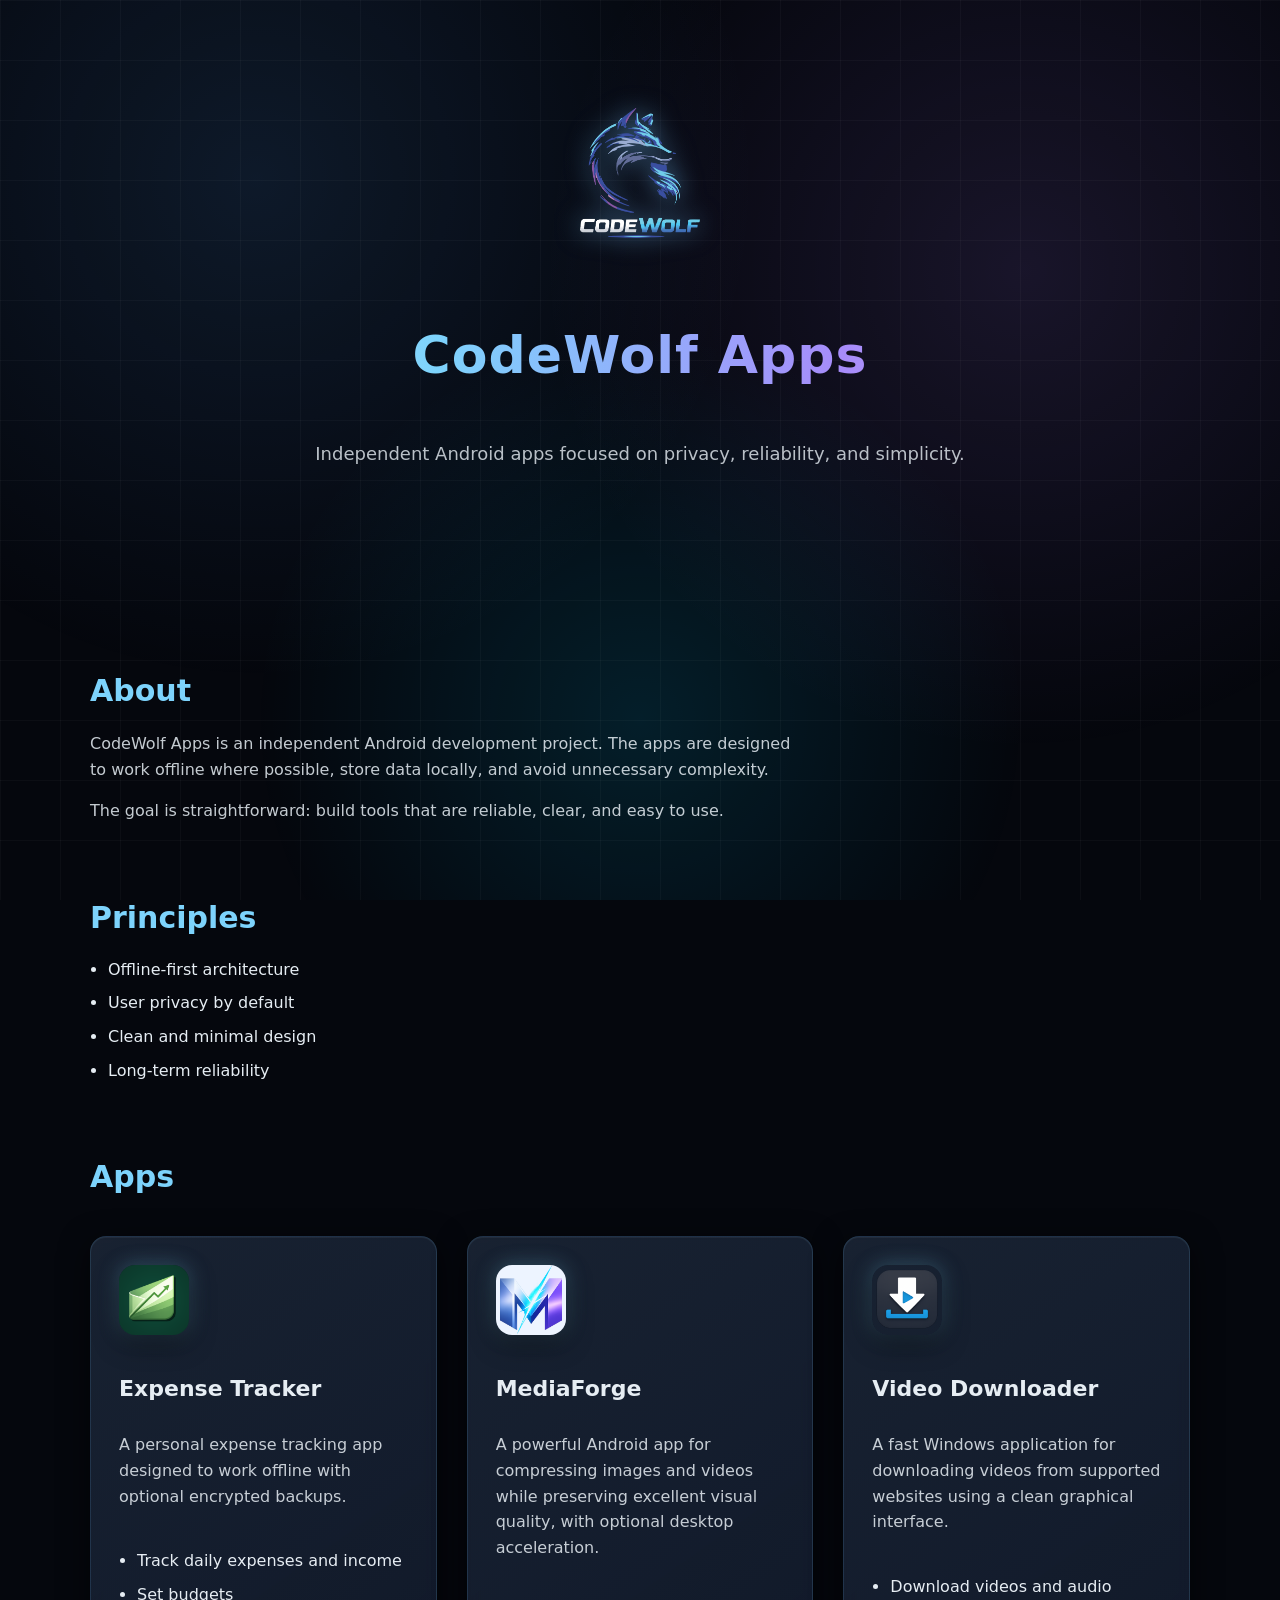
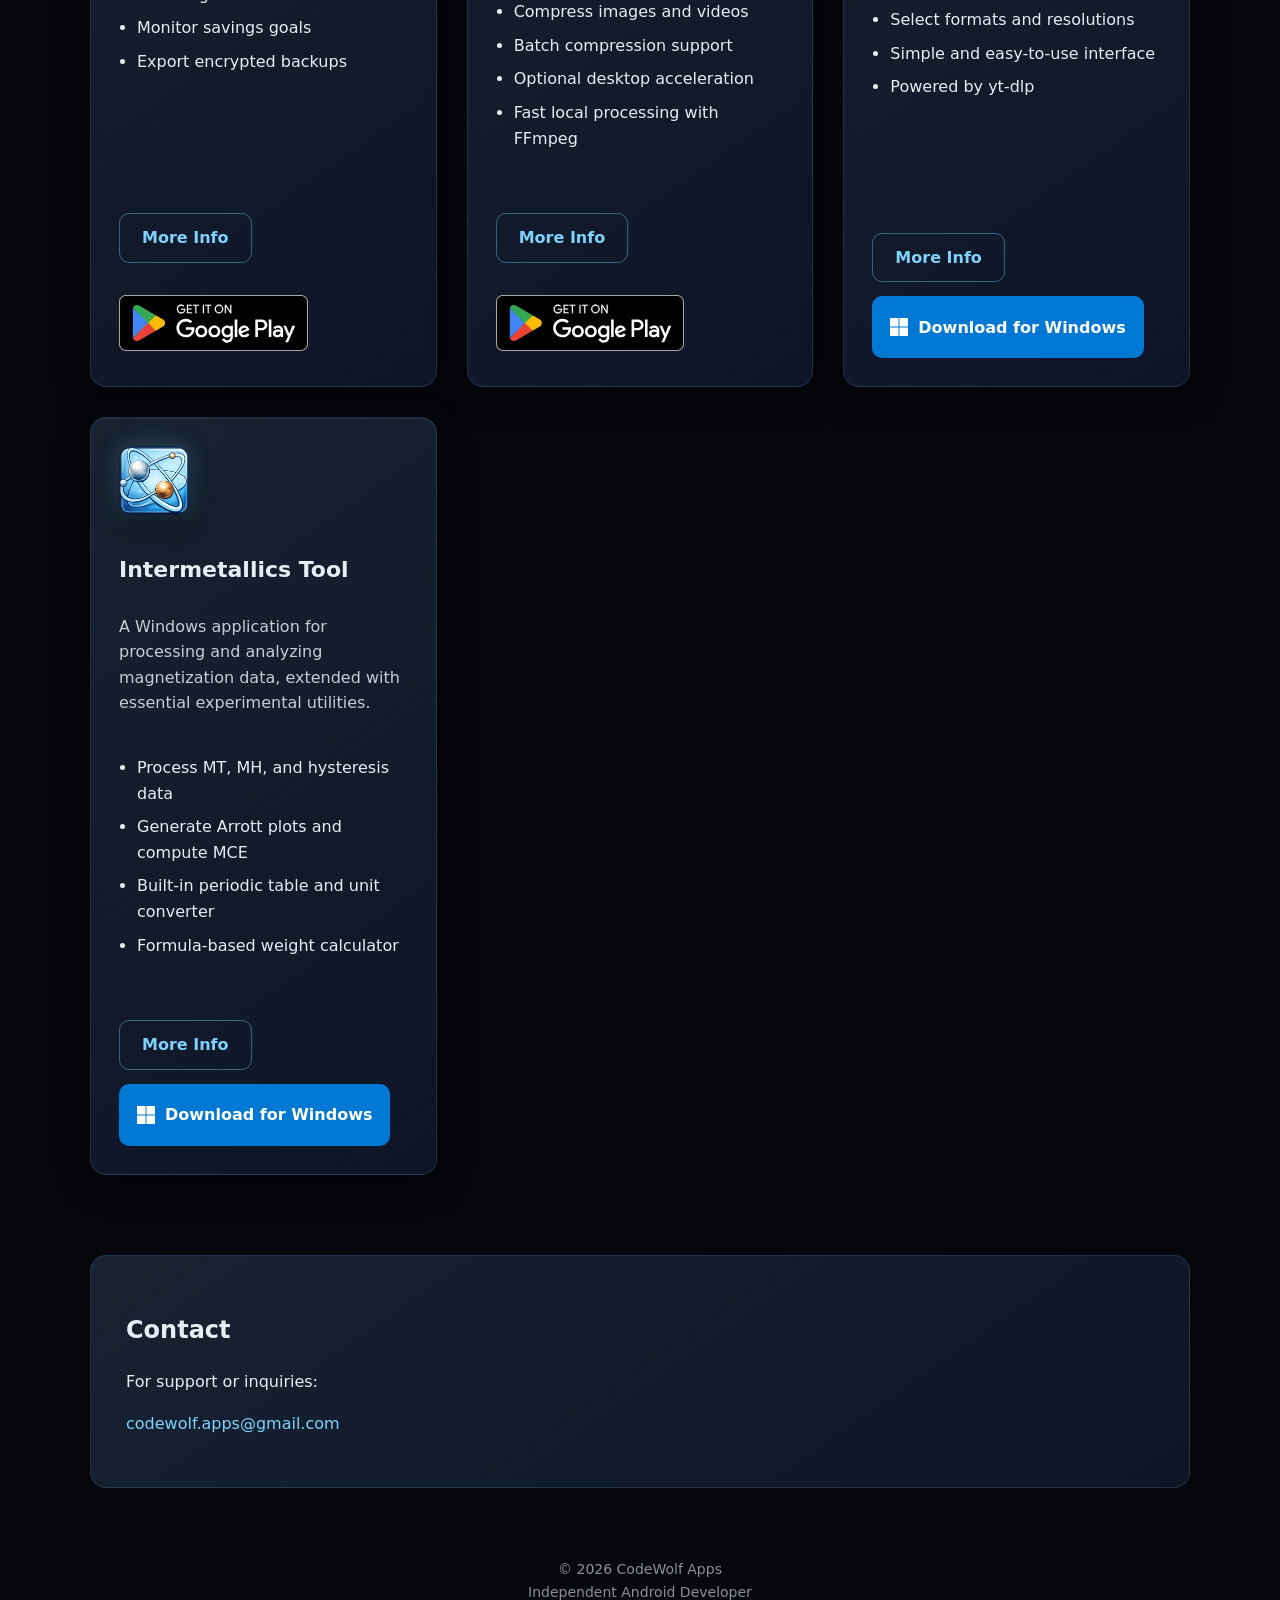
<file: index.html>
<!DOCTYPE html>
<html lang="en">
<head>

<meta charset="UTF-8">
<meta name="viewport" content="width=device-width, initial-scale=1.0">

<title>CodeWolf Apps</title>

<link rel="stylesheet" href="styles.css">

</head>

<body>

<section class="hero">

<img class="logo" src="logo.png">

<h1>CodeWolf Apps</h1>

<p>Independent Android apps focused on privacy, reliability, and simplicity.</p>

</section>


<div class="container">

<section class="section fade">

<h2>About</h2>

<p>
CodeWolf Apps is an independent Android development project.
The apps are designed to work offline where possible,
store data locally, and avoid unnecessary complexity.
</p>

<p style="margin-top:12px">
The goal is straightforward: build tools that are reliable,
clear, and easy to use.
</p>

</section>


<section class="section fade">

<h2>Principles</h2>

<ul>
<li>Offline-first architecture</li>
<li>User privacy by default</li>
<li>Clean and minimal design</li>
<li>Long-term reliability</li>
</ul>

</section>


<section class="section fade">

<h2>Apps</h2>

<div class="apps">

<div class="card">

<img class="app-icon" src="expense-tracker/assets/icon.png">

<h3>Expense Tracker</h3>

<p>
A personal expense tracking app designed to work offline
with optional encrypted backups.
</p>

<ul>
<li>Track daily expenses and income</li>
<li>Set budgets</li>
<li>Monitor savings goals</li>
<li>Export encrypted backups</li>
</ul>

<div class="buttons">

<a class="button secondary"
href="expense-tracker/">

More Info

</a>

<a href="https://play.google.com/store/apps/details?id=com.codewolf.expensetracker">

<img class="play-badge"
src="assets/GetItOnGooglePlay_Badge_Web_color_English.svg"
alt="Get it on Google Play">

</a>

</div>
</div>

<div class="card">

<img class="app-icon" src="media-forge/assets/icon.png">

<h3>MediaForge</h3>

<p>
A powerful Android app for compressing images and videos while preserving
excellent visual quality, with optional desktop acceleration.
</p>

<ul>
<li>Compress images and videos</li>
<li>Batch compression support</li>
<li>Optional desktop acceleration</li>
<li>Fast local processing with FFmpeg</li>
</ul>

<div class="buttons">

<a class="button secondary"
href="media-forge/">

More Info

</a>

<a href="https://play.google.com/store/apps/details?id=com.codewolf.mediaforge">

<img class="play-badge"
src="assets/GetItOnGooglePlay_Badge_Web_color_English.svg"
alt="Get it on Google Play">

</a>

</div>

</div>

<div class="card">

<img class="app-icon" src="video-downloader/assets/icon.png">

<h3>Video Downloader</h3>

<p>
A fast Windows application for downloading videos
from supported websites using a clean graphical interface.
</p>

<ul>
<li>Download videos and audio</li>
<li>Select formats and resolutions</li>
<li>Simple and easy-to-use interface</li>
<li>Powered by yt-dlp</li>
</ul>

<div class="buttons">

<a class="button secondary"
href="/video-downloader/">

More Info

</a>

<a class="windows-badge"
href="https://github.com/codewolfapps/codewolfapps.github.io/releases/download/vd-1.0.0/CodeWolf.Video.Downloader-1.0.0.exe">

<img src="/assets/Windows_logo_white.svg">

<span>Download for Windows</span>

</a>

</div>

</div>

<div class="card">

<img class="app-icon" src="intermetallics-tool/assets/icon.png">

<h3>Intermetallics Tool</h3>

<p>
A Windows application for processing and analyzing magnetization data,
extended with essential experimental utilities.
</p>

<ul>
<li>Process MT, MH, and hysteresis data</li>
<li>Generate Arrott plots and compute MCE</li>
<li>Built-in periodic table and unit converter</li>
<li>Formula-based weight calculator</li>
</ul>

<div class="buttons">

<a class="button secondary"
href="/intermetallics-tool/">

More Info

</a>

<a class="windows-badge"
href="https://github.com/codewolfapps/codewolfapps.github.io/releases/download/it-2.0.0/IntermetallicsTool-v2.0.exe">

<img src="/assets/Windows_logo_white.svg">

<span>Download for Windows</span>

</a>

</div>

</div>

</div>

</section>


<section class="contact fade">

<h2>Contact</h2>

<p>For support or inquiries:</p>

<p style="margin-top:10px">
<a href="mailto:codewolf.apps@gmail.com">
codewolf.apps@gmail.com
</a>
</p>

</section>


<footer>
<div>© 2026 CodeWolf Apps</div>
<div>Independent Android Developer</div>
</footer>

</div>

<script src="effects.js"></script>

</body>
</html>
</file>
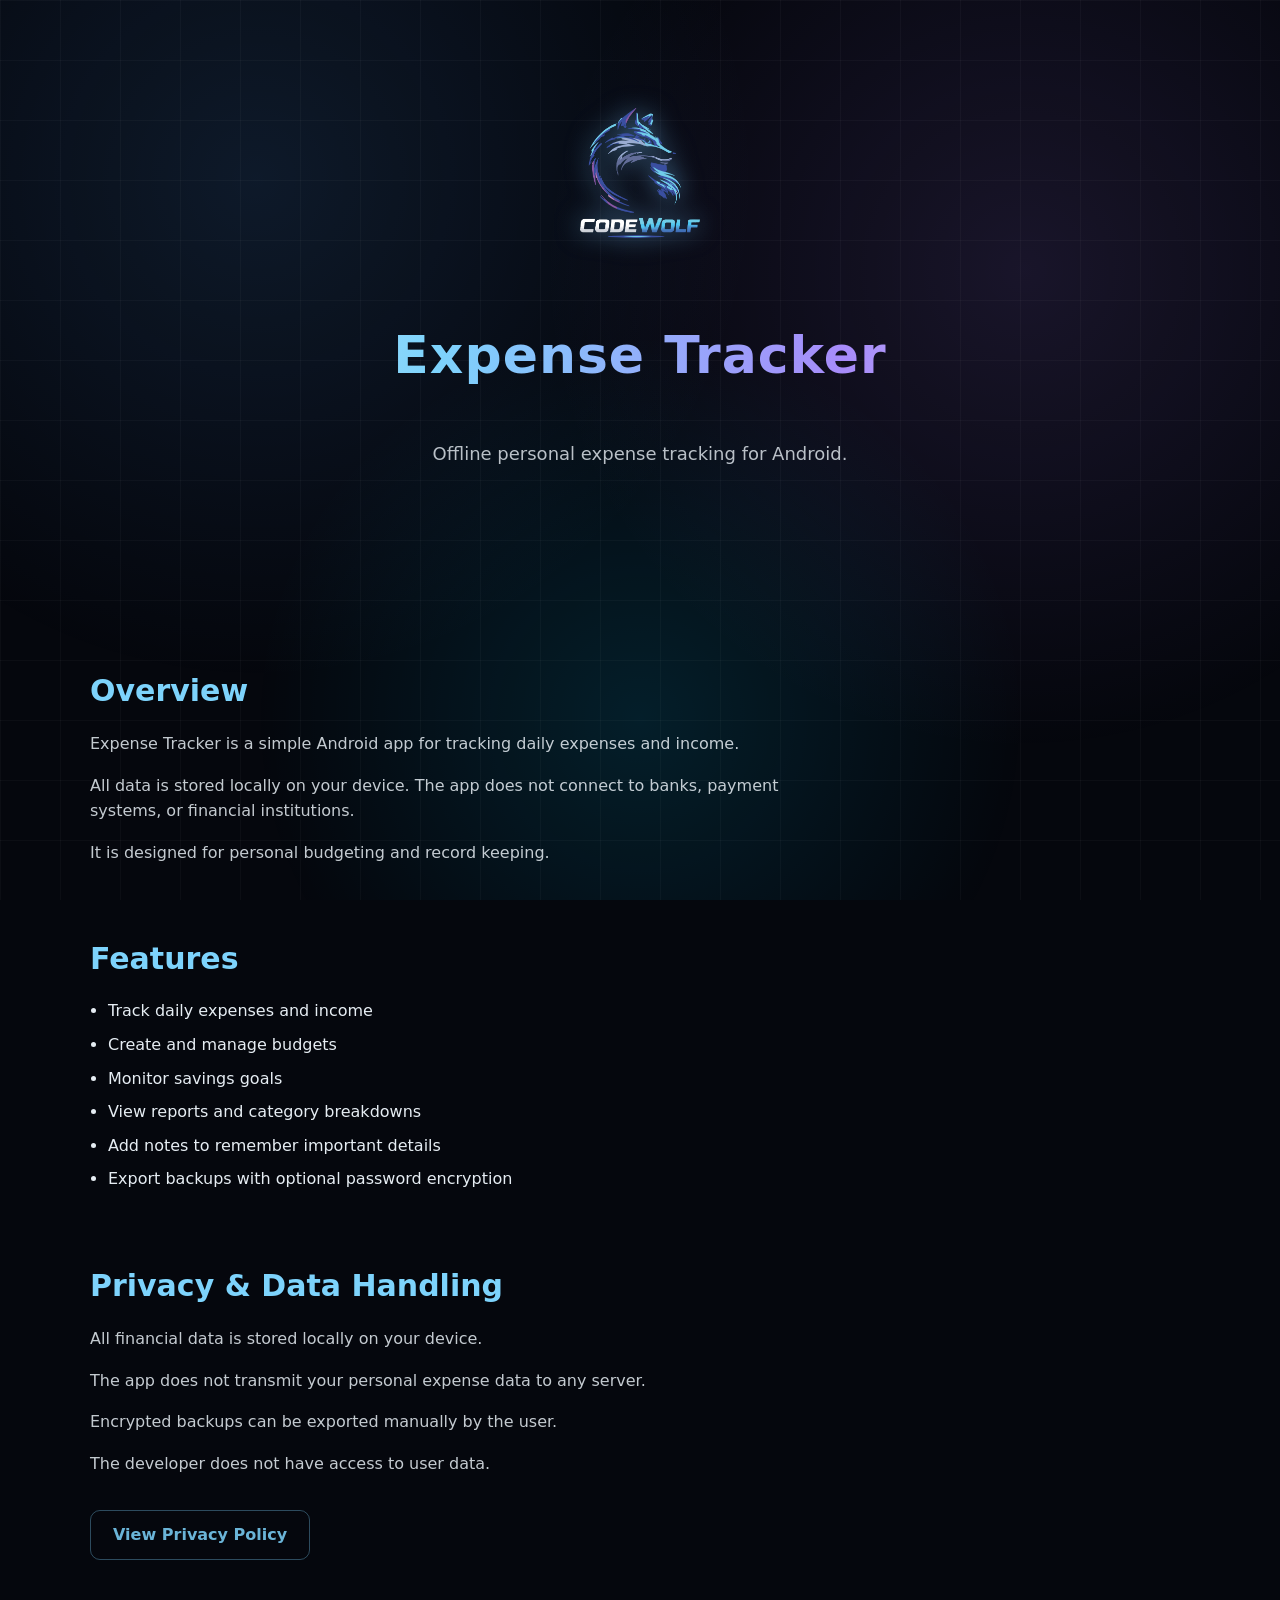
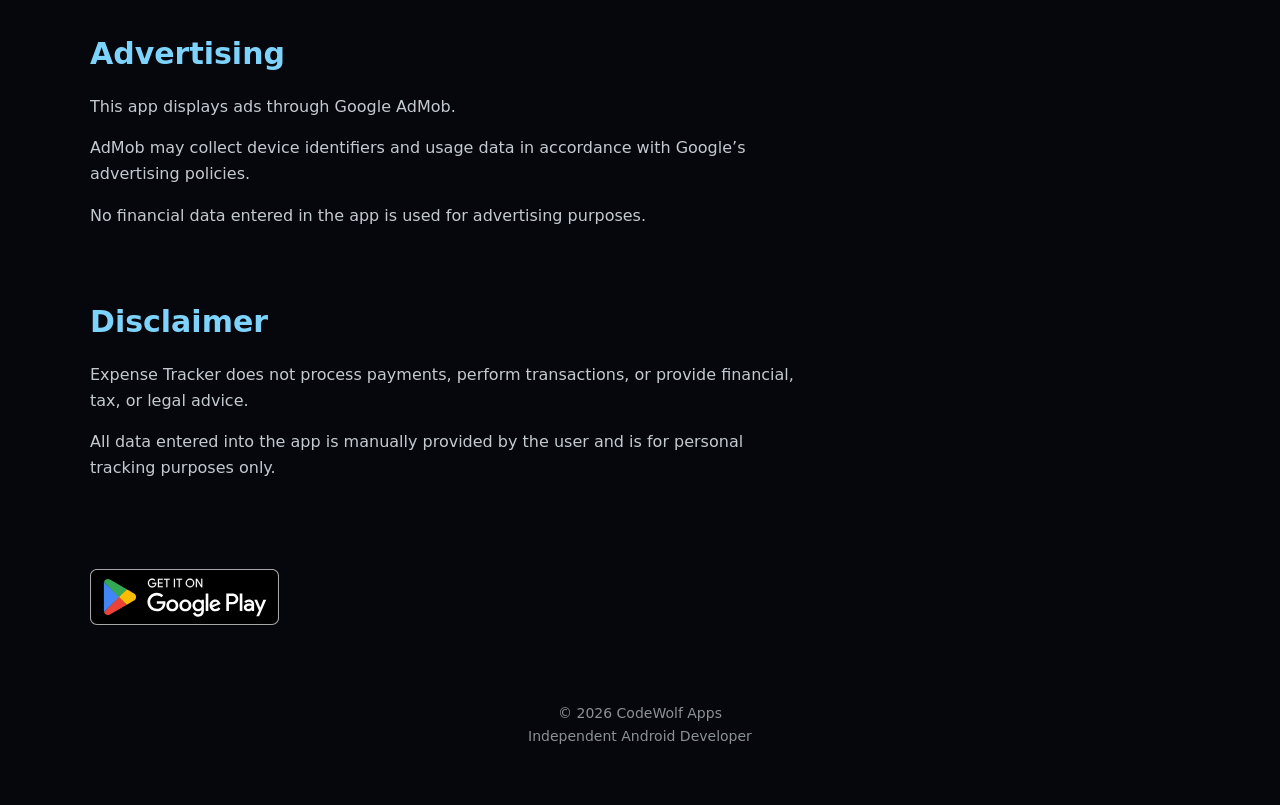
<file: expense-tracker/index.html>
<!DOCTYPE html>
<html lang="en">

<head>

<meta charset="UTF-8">
<meta name="viewport" content="width=device-width, initial-scale=1.0">

<title>Expense Tracker | CodeWolf Apps</title>

<link rel="stylesheet" href="../styles.css">

</head>

<body>

<section class="hero">

<a href="../" style="text-decoration:none;color:inherit">
<img class="logo" src="../logo.png">
</a>

<h1>Expense Tracker</h1>

<p>Offline personal expense tracking for Android.</p>

</section>


<div class="container">

<section class="section fade">

<h2>Overview</h2>

<p>
Expense Tracker is a simple Android app for tracking daily expenses and income.
</p>

<p style="margin-top:12px">
All data is stored locally on your device. The app does not connect to banks,
payment systems, or financial institutions.
</p>

<p style="margin-top:12px">
It is designed for personal budgeting and record keeping.
</p>

</section>



<section class="section fade">

<h2>Features</h2>

<ul>
<li>Track daily expenses and income</li>
<li>Create and manage budgets</li>
<li>Monitor savings goals</li>
<li>View reports and category breakdowns</li>
<li>Add notes to remember important details</li>
<li>Export backups with optional password encryption</li>
</ul>

</section>



<section class="section fade">

<h2>Privacy & Data Handling</h2>

<p>
All financial data is stored locally on your device.
</p>

<p style="margin-top:10px">
The app does not transmit your personal expense data to any server.
</p>

<p style="margin-top:10px">
Encrypted backups can be exported manually by the user.
</p>

<p style="margin-top:10px">
The developer does not have access to user data.
</p>

<p style="margin-top:14px">

<a class="button secondary" href="privacy-policy.html">
View Privacy Policy
</a>

</p>

</section>



<section class="section fade">

<h2>Advertising</h2>

<p>
This app displays ads through Google AdMob.
</p>

<p style="margin-top:10px">
AdMob may collect device identifiers and usage data in accordance
with Google’s advertising policies.
</p>

<p style="margin-top:10px">
No financial data entered in the app is used for advertising purposes.
</p>

</section>



<section class="section fade">

<h2>Disclaimer</h2>

<p>
Expense Tracker does not process payments, perform transactions,
or provide financial, tax, or legal advice.
</p>

<p style="margin-top:10px">
All data entered into the app is manually provided by the user
and is for personal tracking purposes only.
</p>

</section>



<section class="section fade">

<a href="https://play.google.com/store/apps/details?id=com.codewolf.expensetracker">

<img class="play-badge"
src="../assets/GetItOnGooglePlay_Badge_Web_color_English.svg"
alt="Get it on Google Play">

</a>

</section>



<footer>

<div>© 2026 CodeWolf Apps</div>
<div>Independent Android Developer</div>

</footer>

</div>

<script src="../effects.js"></script>

</body>
</html>
</file>
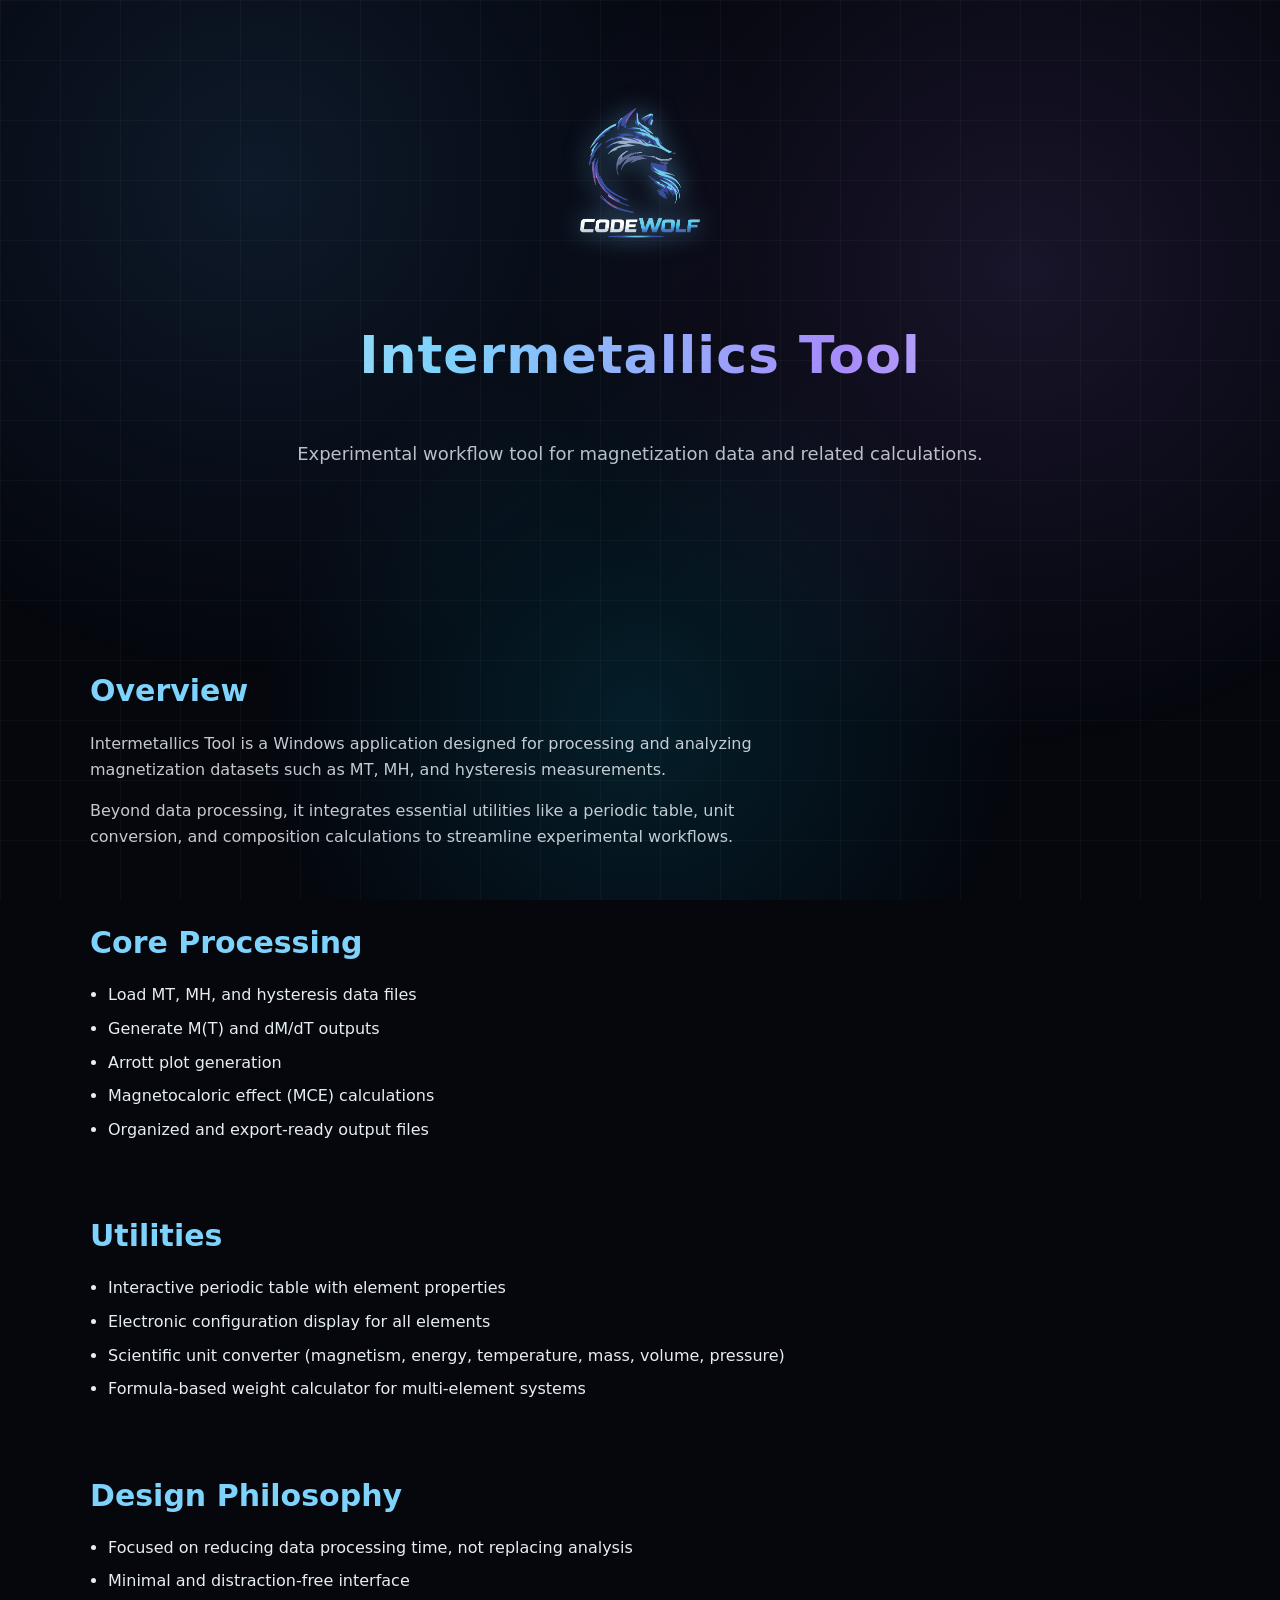
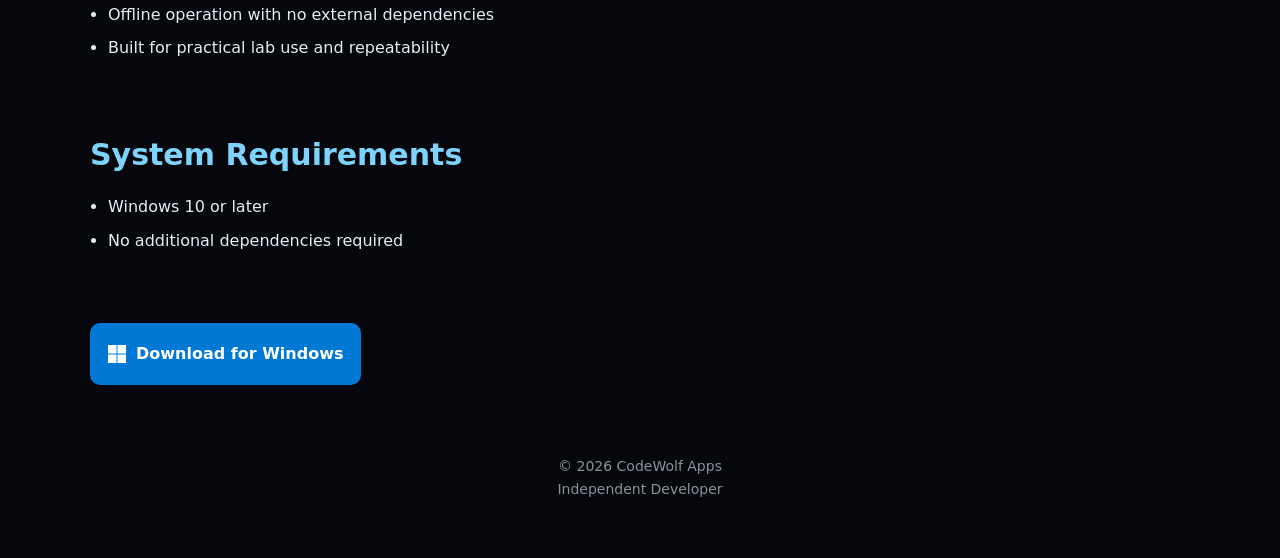
<file: intermetallics-tool/index.html>
<!DOCTYPE html>
<html lang="en">

<head>

<meta charset="UTF-8">
<meta name="viewport" content="width=device-width, initial-scale=1.0">

<title>Intermetallics Tool | CodeWolf Apps</title>

<link rel="stylesheet" href="../styles.css">

</head>

<body>

<section class="hero">

<a href="../" style="text-decoration:none;color:inherit">
<img class="logo" src="../logo.png">
</a>

<h1>Intermetallics Tool</h1>

<p>Experimental workflow tool for magnetization data and related calculations.</p>

</section>


<div class="container">

<section class="section fade">

<h2>Overview</h2>

<p>
Intermetallics Tool is a Windows application designed for processing
and analyzing magnetization datasets such as MT, MH, and hysteresis measurements.
</p>

<p style="margin-top:12px">
Beyond data processing, it integrates essential utilities like a periodic table,
unit conversion, and composition calculations to streamline experimental workflows.
</p>

</section>


<section class="section fade">

<h2>Core Processing</h2>

<ul>
<li>Load MT, MH, and hysteresis data files</li>
<li>Generate M(T) and dM/dT outputs</li>
<li>Arrott plot generation</li>
<li>Magnetocaloric effect (MCE) calculations</li>
<li>Organized and export-ready output files</li>
</ul>

</section>


<section class="section fade">

<h2>Utilities</h2>

<ul>
<li>Interactive periodic table with element properties</li>
<li>Electronic configuration display for all elements</li>
<li>Scientific unit converter (magnetism, energy, temperature, mass, volume, pressure)</li>
<li>Formula-based weight calculator for multi-element systems</li>
</ul>

</section>


<section class="section fade">

<h2>Design Philosophy</h2>

<ul>
<li>Focused on reducing data processing time, not replacing analysis</li>
<li>Minimal and distraction-free interface</li>
<li>Offline operation with no external dependencies</li>
<li>Built for practical lab use and repeatability</li>
</ul>

</section>


<section class="section fade">

<h2>System Requirements</h2>

<ul>
<li>Windows 10 or later</li>
<li>No additional dependencies required</li>
</ul>

</section>


<section class="section fade">

<a class="windows-badge"
href="https://github.com/codewolfapps/codewolfapps.github.io/releases/download/it-2.0.0/IntermetallicsTool-v2.0.exe">

<img src="../assets/Windows_logo_white.svg">

<span>Download for Windows</span>

</a>

</section>


<footer>

<div>© 2026 CodeWolf Apps</div>
<div>Independent Developer</div>

</footer>

</div>

<script src="../effects.js"></script>

</body>
</html>
</file>
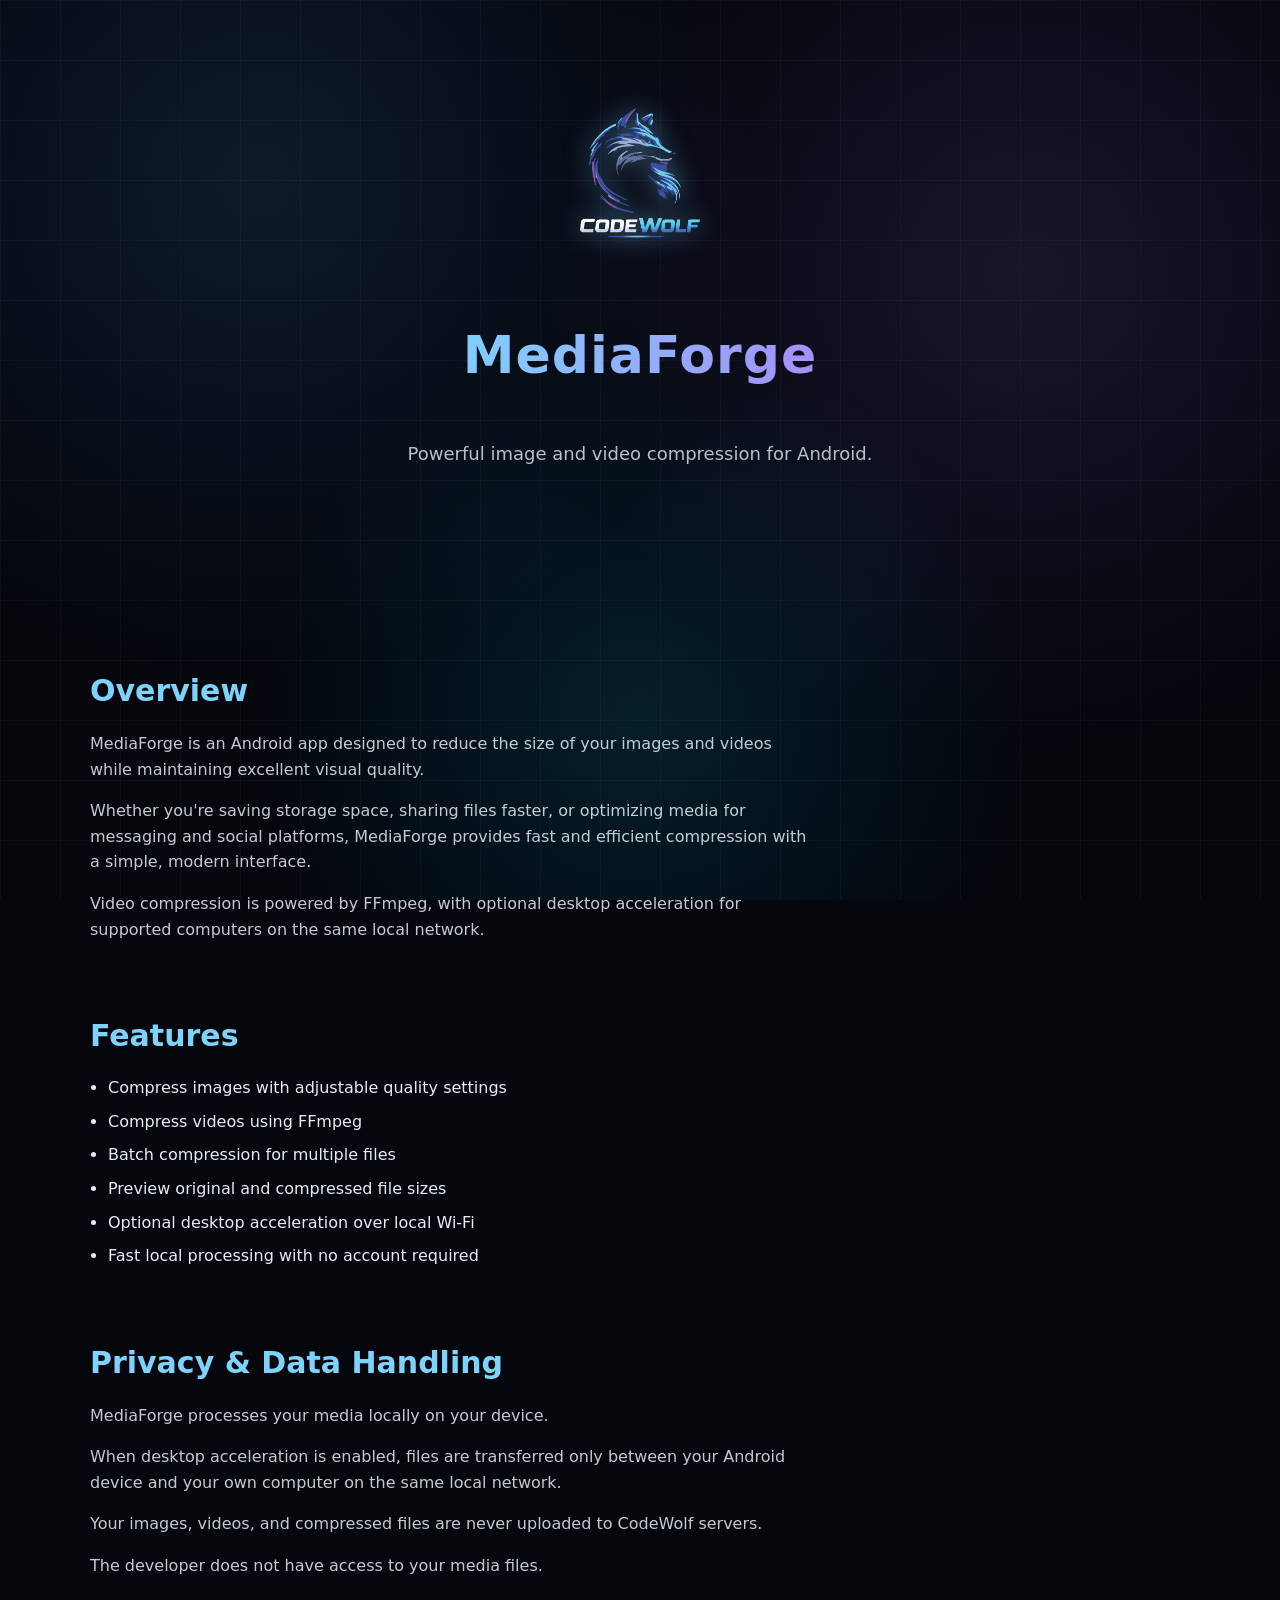
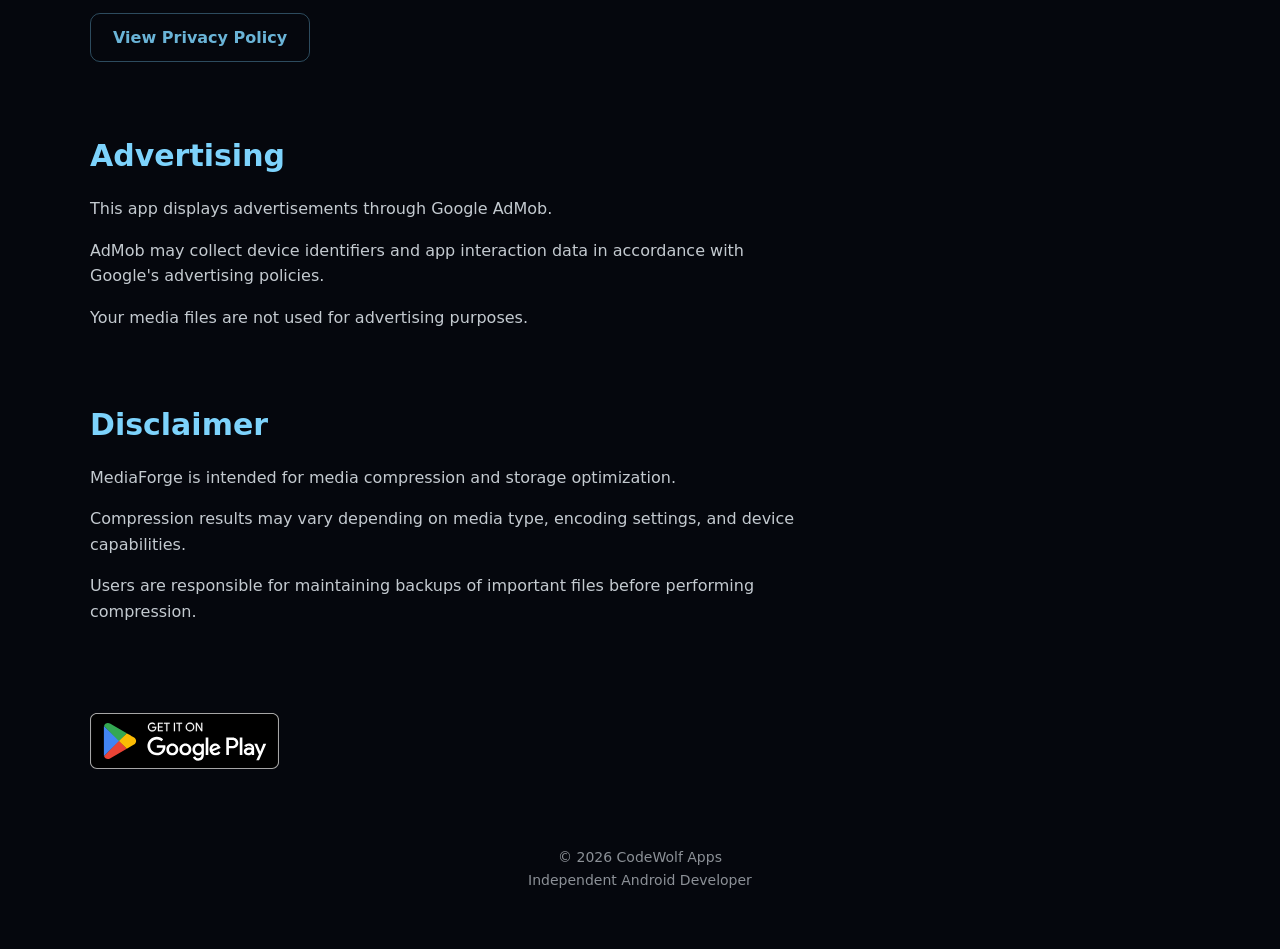
<file: media-forge/index.html>
<!DOCTYPE html>
<html lang="en">

<head>

<meta charset="UTF-8">
<meta name="viewport" content="width=device-width, initial-scale=1.0">

<title>MediaForge | CodeWolf Apps</title>

<link rel="stylesheet" href="../styles.css">

</head>

<body>

<section class="hero">

<a href="../" style="text-decoration:none;color:inherit">
<img class="logo" src="../logo.png">
</a>

<h1>MediaForge</h1>

<p>Powerful image and video compression for Android.</p>

</section>


<div class="container">

<section class="section fade">

<h2>Overview</h2>

<p>
MediaForge is an Android app designed to reduce the size of your images and
videos while maintaining excellent visual quality.
</p>

<p style="margin-top:12px">
Whether you're saving storage space, sharing files faster, or optimizing media
for messaging and social platforms, MediaForge provides fast and efficient
compression with a simple, modern interface.
</p>

<p style="margin-top:12px">
Video compression is powered by FFmpeg, with optional desktop acceleration for
supported computers on the same local network.
</p>

</section>



<section class="section fade">

<h2>Features</h2>

<ul>
<li>Compress images with adjustable quality settings</li>
<li>Compress videos using FFmpeg</li>
<li>Batch compression for multiple files</li>
<li>Preview original and compressed file sizes</li>
<li>Optional desktop acceleration over local Wi-Fi</li>
<li>Fast local processing with no account required</li>
</ul>

</section>



<section class="section fade">

<h2>Privacy & Data Handling</h2>

<p>
MediaForge processes your media locally on your device.
</p>

<p style="margin-top:10px">
When desktop acceleration is enabled, files are transferred only between your
Android device and your own computer on the same local network.
</p>

<p style="margin-top:10px">
Your images, videos, and compressed files are never uploaded to CodeWolf
servers.
</p>

<p style="margin-top:10px">
The developer does not have access to your media files.
</p>

<p style="margin-top:14px">

<a class="button secondary" href="privacy-policy.html">
View Privacy Policy
</a>

</p>

</section>



<section class="section fade">

<h2>Advertising</h2>

<p>
This app displays advertisements through Google AdMob.
</p>

<p style="margin-top:10px">
AdMob may collect device identifiers and app interaction data in accordance
with Google's advertising policies.
</p>

<p style="margin-top:10px">
Your media files are not used for advertising purposes.
</p>

</section>



<section class="section fade">

<h2>Disclaimer</h2>

<p>
MediaForge is intended for media compression and storage optimization.
</p>

<p style="margin-top:10px">
Compression results may vary depending on media type, encoding settings,
and device capabilities.
</p>

<p style="margin-top:10px">
Users are responsible for maintaining backups of important files before
performing compression.
</p>

</section>



<section class="section fade">

<a href="https://play.google.com/store/apps/details?id=com.codewolf.mediaforge">

<img class="play-badge"
src="../assets/GetItOnGooglePlay_Badge_Web_color_English.svg"
alt="Get it on Google Play">

</a>

</section>



<footer>

<div>© 2026 CodeWolf Apps</div>
<div>Independent Android Developer</div>

</footer>

</div>

<script src="../effects.js"></script>

</body>
</html>
</file>
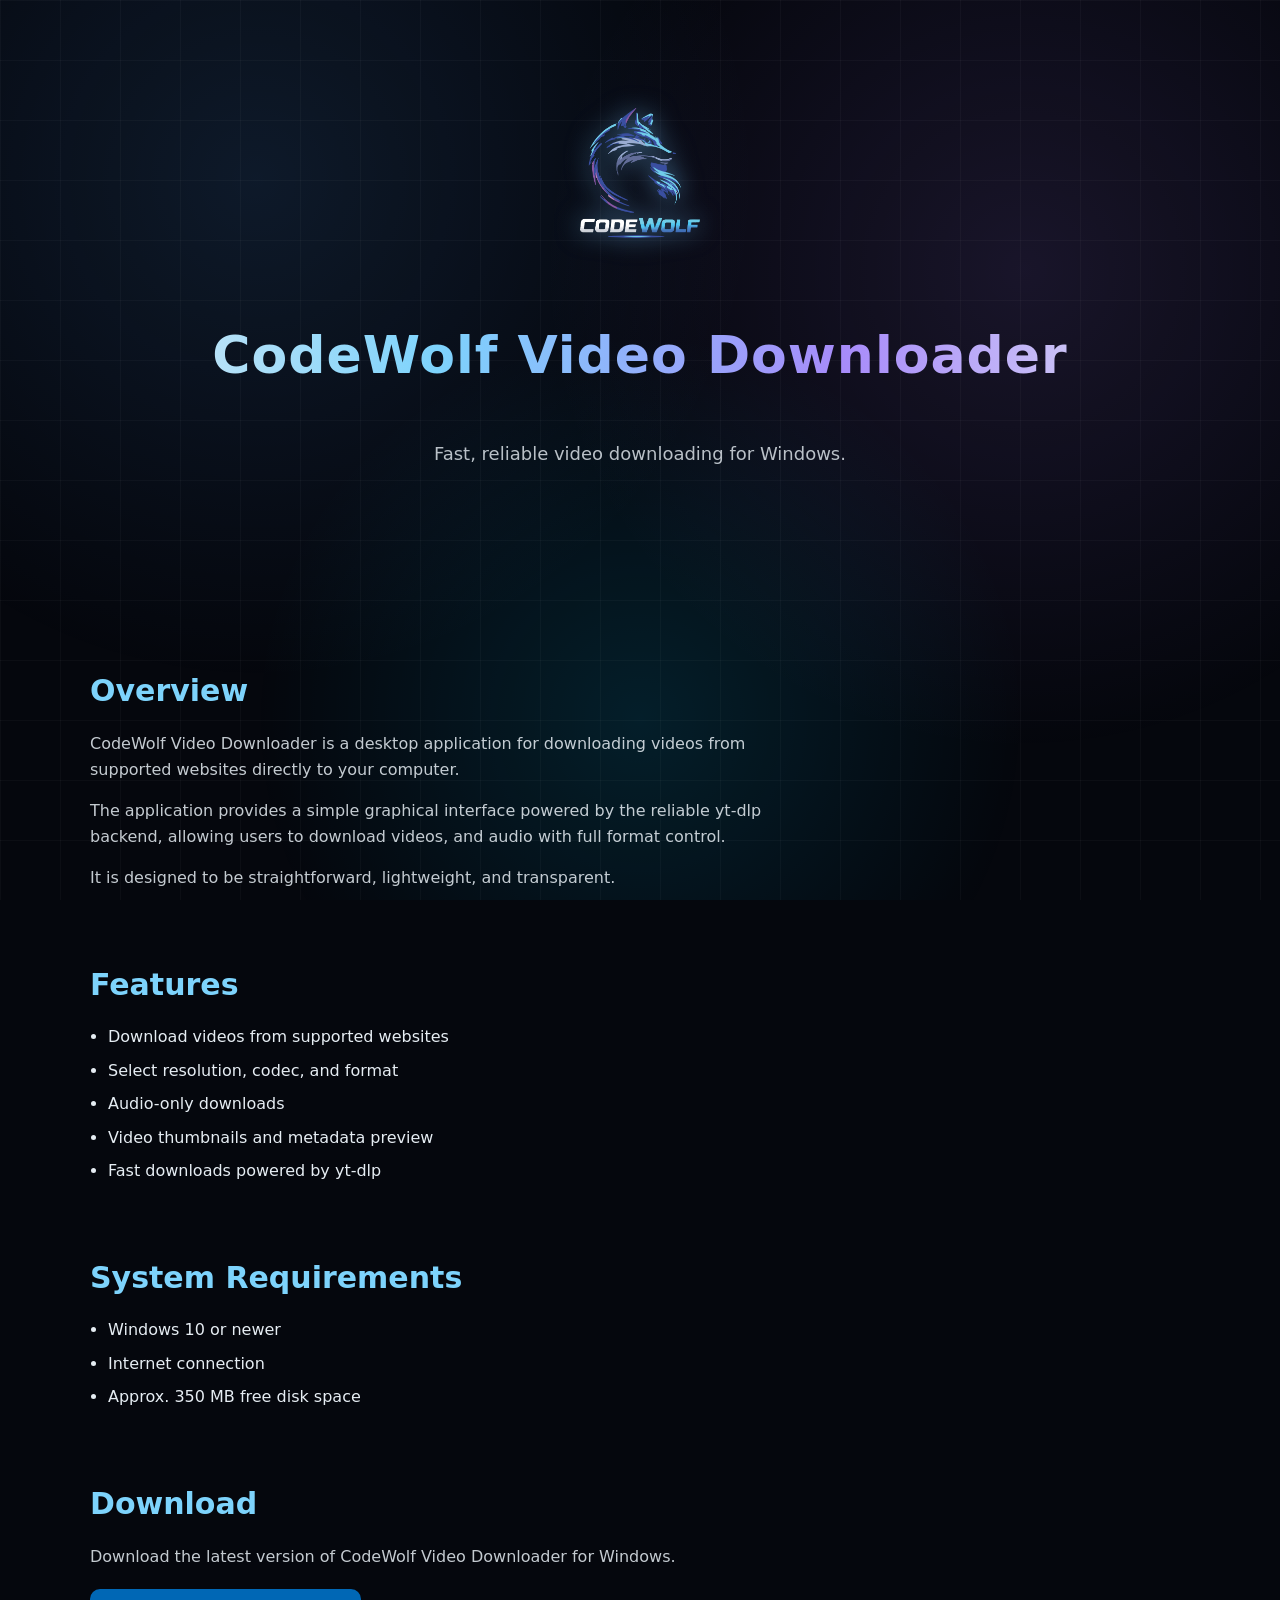
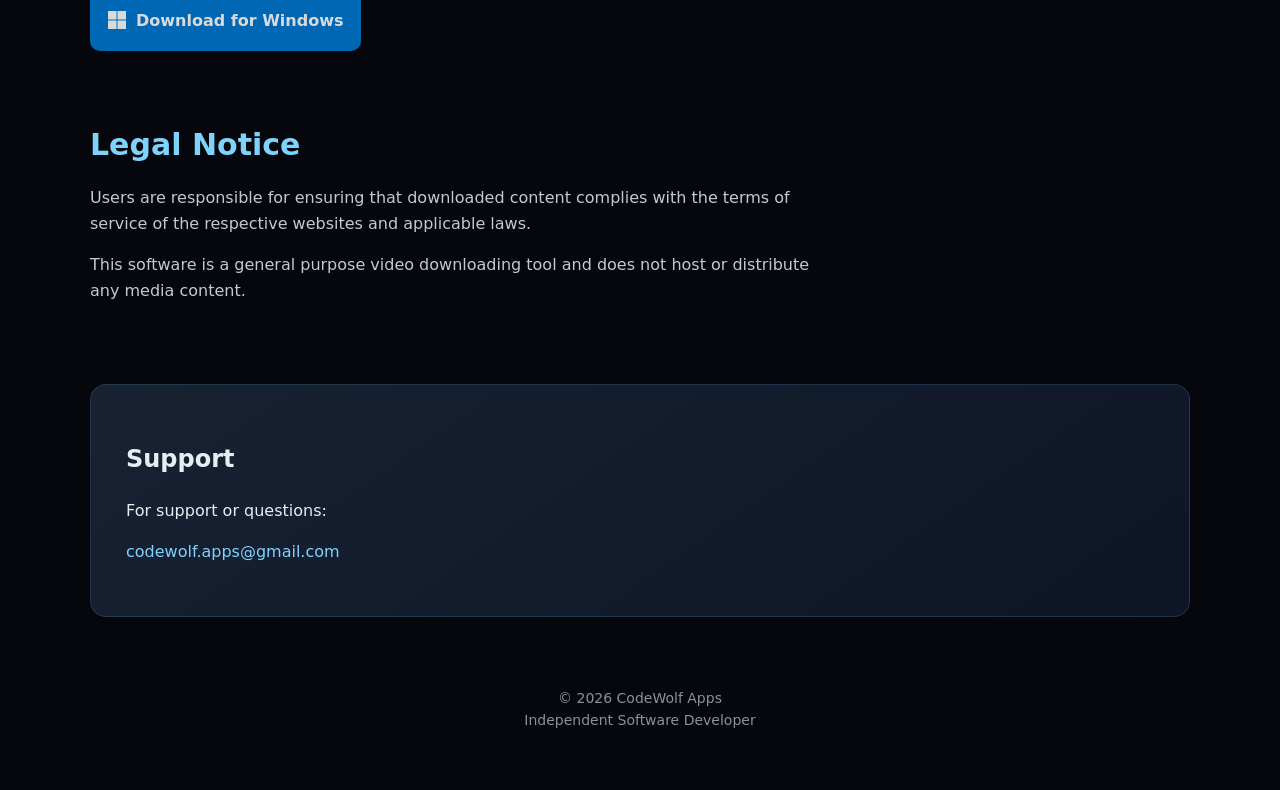
<file: video-downloader/index.html>
<!DOCTYPE html>
<html lang="en">

<head>

<meta charset="UTF-8">
<meta name="viewport" content="width=device-width, initial-scale=1.0">

<title>CodeWolf Video Downloader | CodeWolf Apps</title>
  

<link rel="stylesheet" href="../styles.css">

</head>

<body>

<section class="hero">

<a href="../" style="text-decoration:none;color:inherit">
<img class="logo" src="../logo.png">
</a>

<h1>CodeWolf Video Downloader</h1>

<p>Fast, reliable video downloading for Windows.</p>

</section>


<div class="container">


<section class="section fade">

<h2>Overview</h2>

<p>
CodeWolf Video Downloader is a desktop application for downloading videos
from supported websites directly to your computer.
</p>

<p style="margin-top:12px">
The application provides a simple graphical interface powered by
the reliable yt-dlp backend, allowing users to download videos, and audio with full format control.
</p>

<p style="margin-top:12px">
It is designed to be straightforward, lightweight, and transparent.
</p>

</section>



<section class="section fade">

<h2>Features</h2>

<ul>
<li>Download videos from supported websites</li>
<li>Select resolution, codec, and format</li>
<li>Audio-only downloads</li>
<li>Video thumbnails and metadata preview</li>
<li>Fast downloads powered by yt-dlp</li>
</ul>

</section>



<section class="section fade">

<h2>System Requirements</h2>

<ul>
<li>Windows 10 or newer</li>
<li>Internet connection</li>
<li>Approx. 350 MB free disk space</li>
</ul>

</section>



<section class="section fade">

<h2>Download</h2>

<p>
Download the latest version of CodeWolf Video Downloader for Windows.
</p>

<p style="margin-top:20px">

<a class="windows-badge"
href="https://github.com/codewolfapps/codewolfapps.github.io/releases/download/vd-1.0.0/CodeWolf.Video.Downloader-1.0.0.exe">

<img src="../assets/Windows_logo_white.svg">

<span>Download for Windows</span>

</a>

</p>

</section>



<section class="section fade">

<h2>Legal Notice</h2>

<p>
Users are responsible for ensuring that downloaded content complies
with the terms of service of the respective websites and applicable laws.
</p>

<p style="margin-top:10px">
This software is a general purpose video downloading tool and does not
host or distribute any media content.
</p>

</section>



<section class="contact fade">

<h2>Support</h2>

<p>For support or questions:</p>

<p style="margin-top:10px">
<a href="mailto:codewolf.apps@gmail.com">
codewolf.apps@gmail.com
</a>
</p>

</section>



<footer>

<div>© 2026 CodeWolf Apps</div>
<div>Independent Software Developer</div>

</footer>

</div>

<script src="../effects.js"></script>

</body>
</html>
</file>
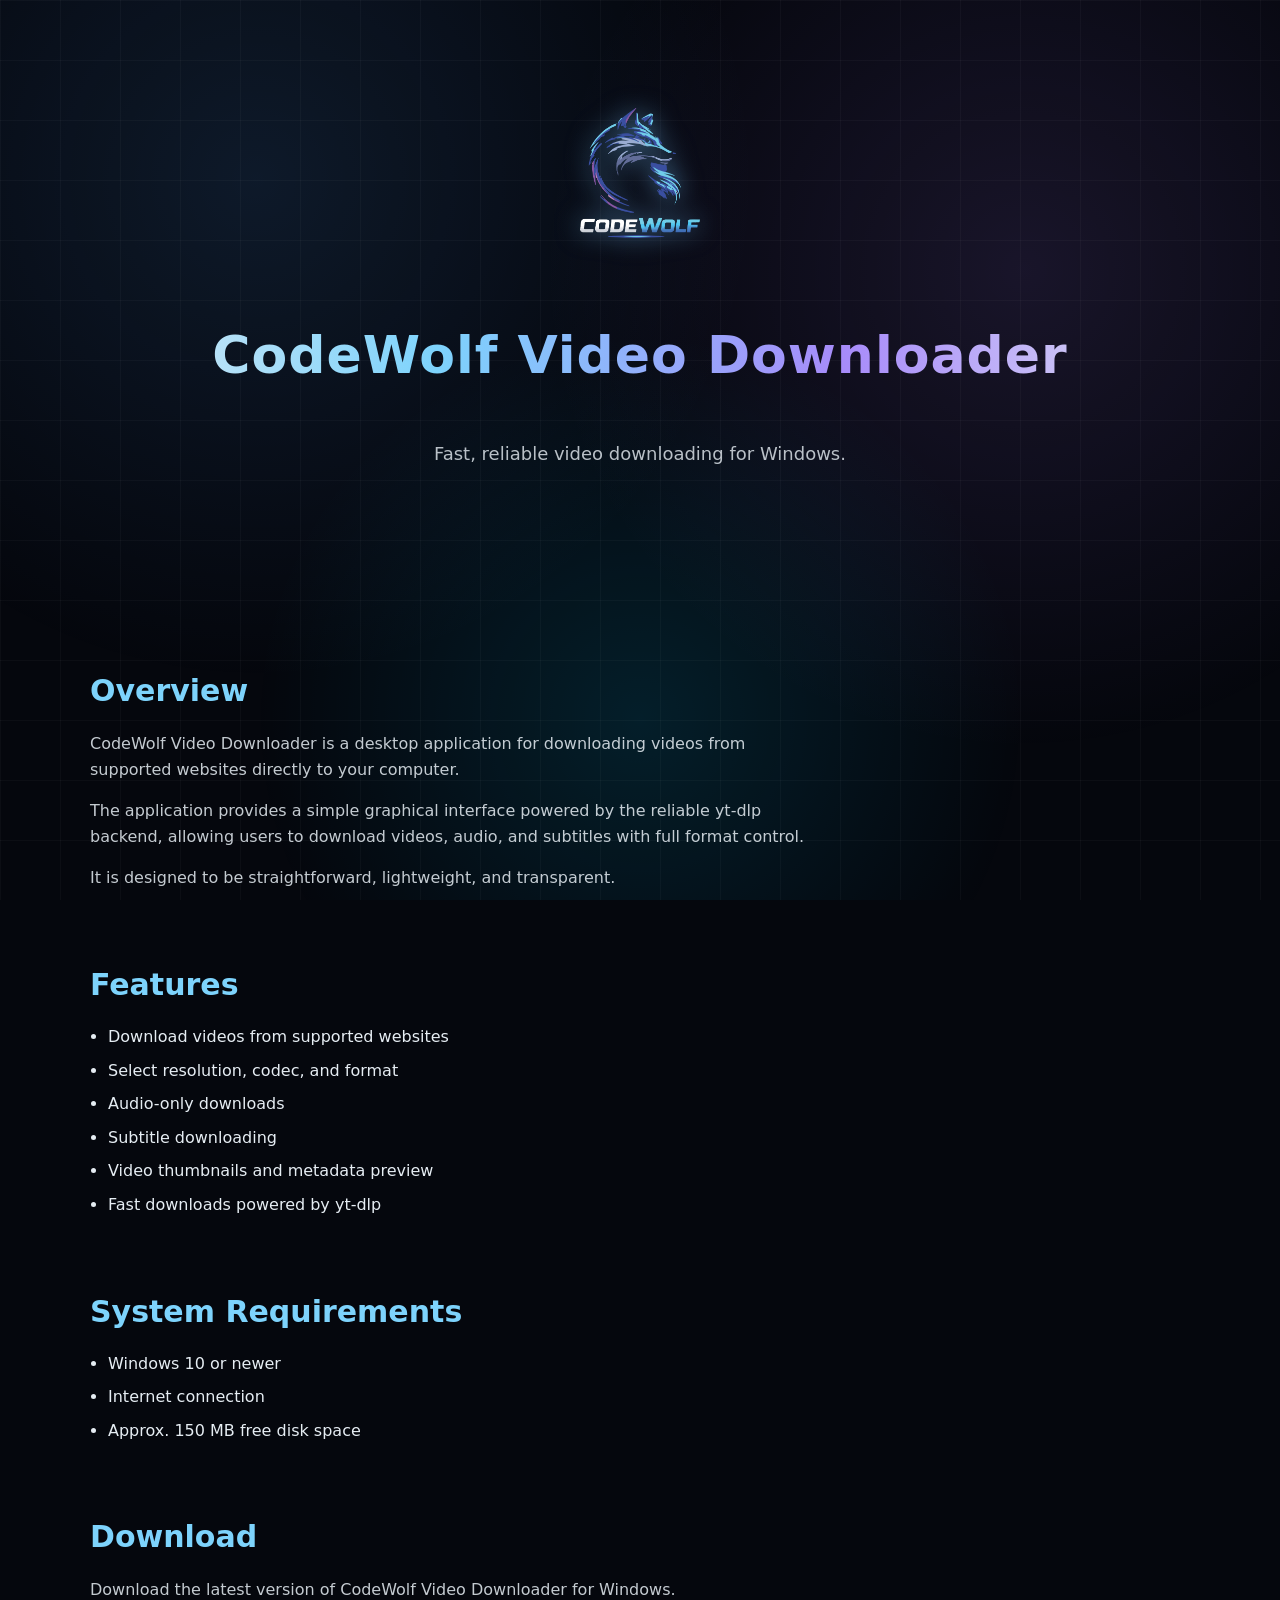
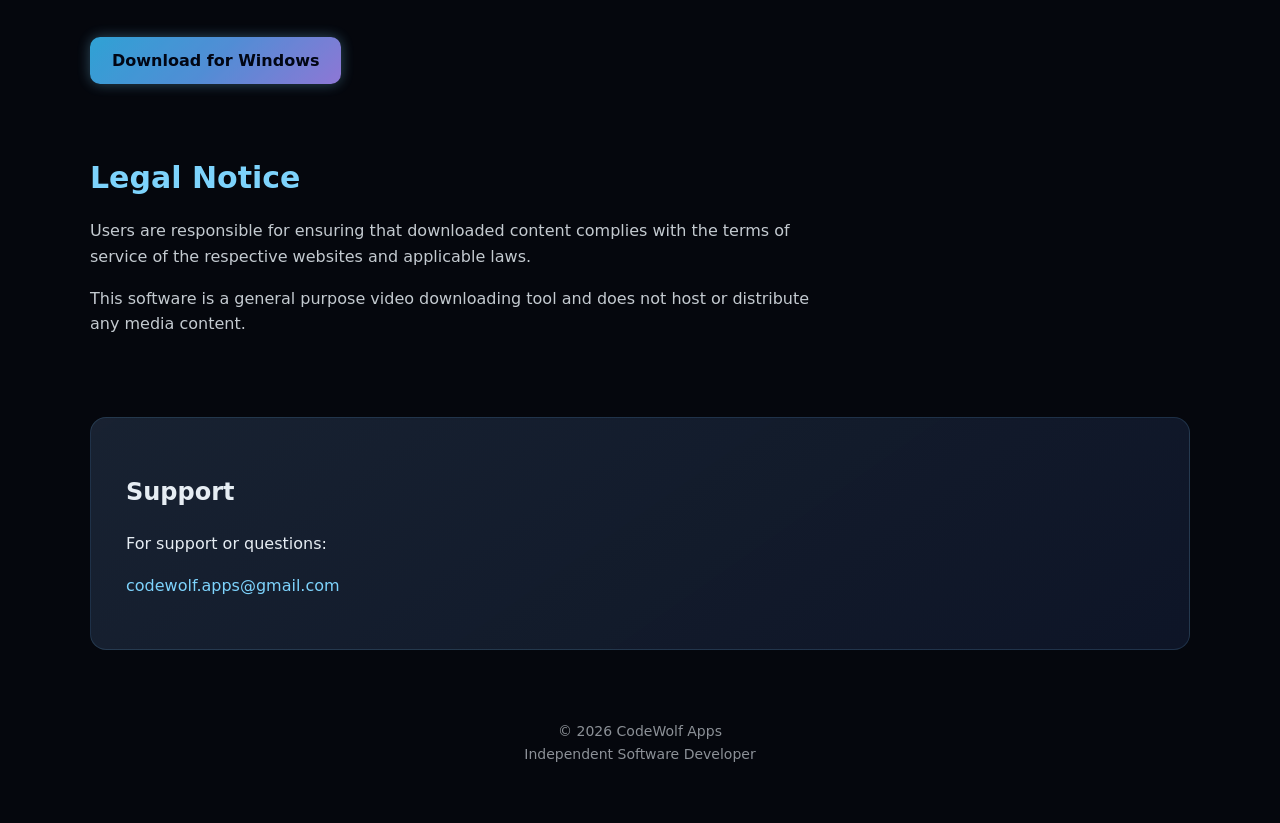
<file: youtube-downloader/index.html>
<!DOCTYPE html>
<html lang="en">

<head>

<meta charset="UTF-8">
<meta name="viewport" content="width=device-width, initial-scale=1.0">

<title>CodeWolf Video Downloader | CodeWolf Apps</title>

<link rel="stylesheet" href="../styles.css">

</head>

<body>

<section class="hero">

<a href="../" style="text-decoration:none;color:inherit">
<img class="logo" src="../logo.png">
</a>

<h1>CodeWolf Video Downloader</h1>

<p>Fast, reliable video downloading for Windows.</p>

</section>


<div class="container">


<section class="section fade">

<h2>Overview</h2>

<p>
CodeWolf Video Downloader is a desktop application for downloading videos
from supported websites directly to your computer.
</p>

<p style="margin-top:12px">
The application provides a simple graphical interface powered by
the reliable yt-dlp backend, allowing users to download videos,
audio, and subtitles with full format control.
</p>

<p style="margin-top:12px">
It is designed to be straightforward, lightweight, and transparent.
</p>

</section>



<section class="section fade">

<h2>Features</h2>

<ul>
<li>Download videos from supported websites</li>
<li>Select resolution, codec, and format</li>
<li>Audio-only downloads</li>
<li>Subtitle downloading</li>
<li>Video thumbnails and metadata preview</li>
<li>Fast downloads powered by yt-dlp</li>
</ul>

</section>



<section class="section fade">

<h2>System Requirements</h2>

<ul>
<li>Windows 10 or newer</li>
<li>Internet connection</li>
<li>Approx. 150 MB free disk space</li>
</ul>

</section>



<section class="section fade">

<h2>Download</h2>

<p>
Download the latest version of CodeWolf Video Downloader for Windows.
</p>

<p style="margin-top:16px">

<a class="button"
href="../downloads/CodeWolf-Video-Downloader-1.0.0.exe">

Download for Windows

</a>

</p>

</section>



<section class="section fade">

<h2>Legal Notice</h2>

<p>
Users are responsible for ensuring that downloaded content complies
with the terms of service of the respective websites and applicable laws.
</p>

<p style="margin-top:10px">
This software is a general purpose video downloading tool and does not
host or distribute any media content.
</p>

</section>



<section class="contact fade">

<h2>Support</h2>

<p>For support or questions:</p>

<p style="margin-top:10px">
<a href="mailto:codewolf.apps@gmail.com">
codewolf.apps@gmail.com
</a>
</p>

</section>



<footer>

<div>© 2026 CodeWolf Apps</div>
<div>Independent Software Developer</div>

</footer>

</div>

<script src="../effects.js"></script>

</body>
</html>
</file>
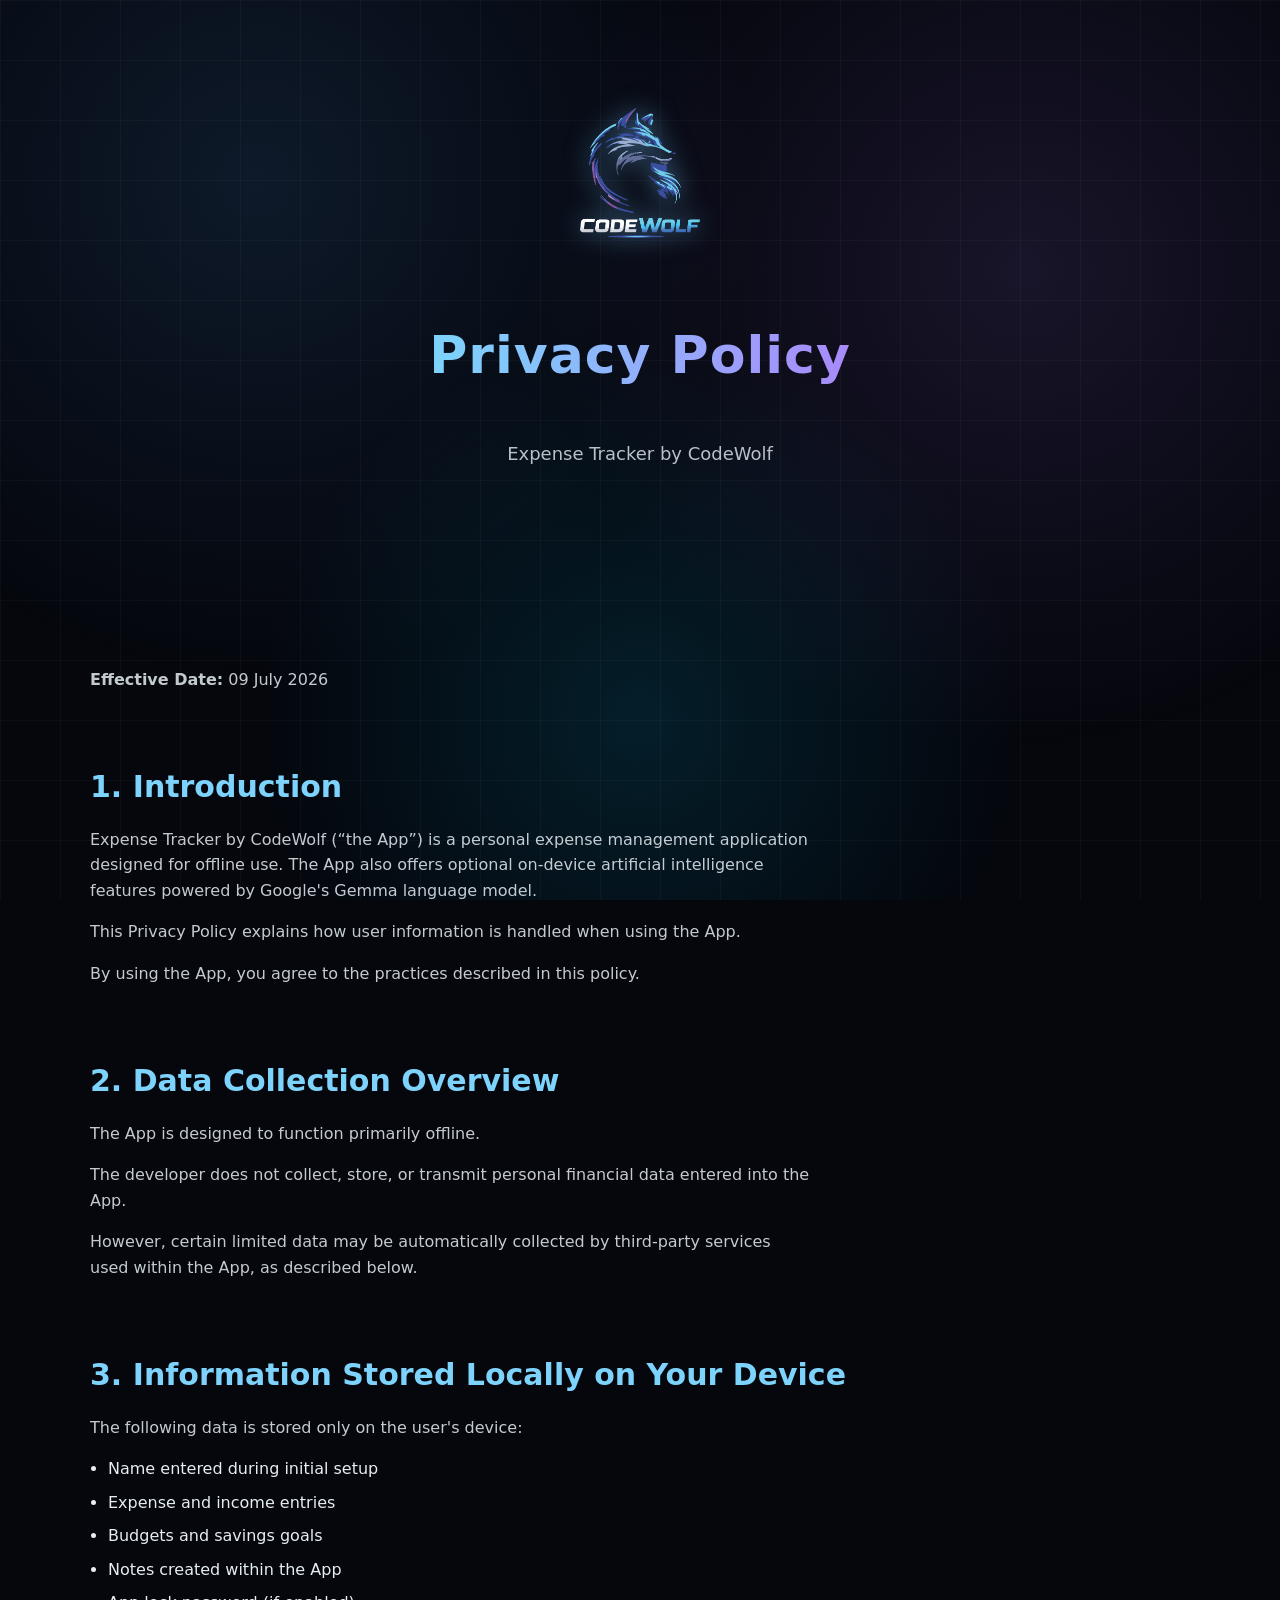
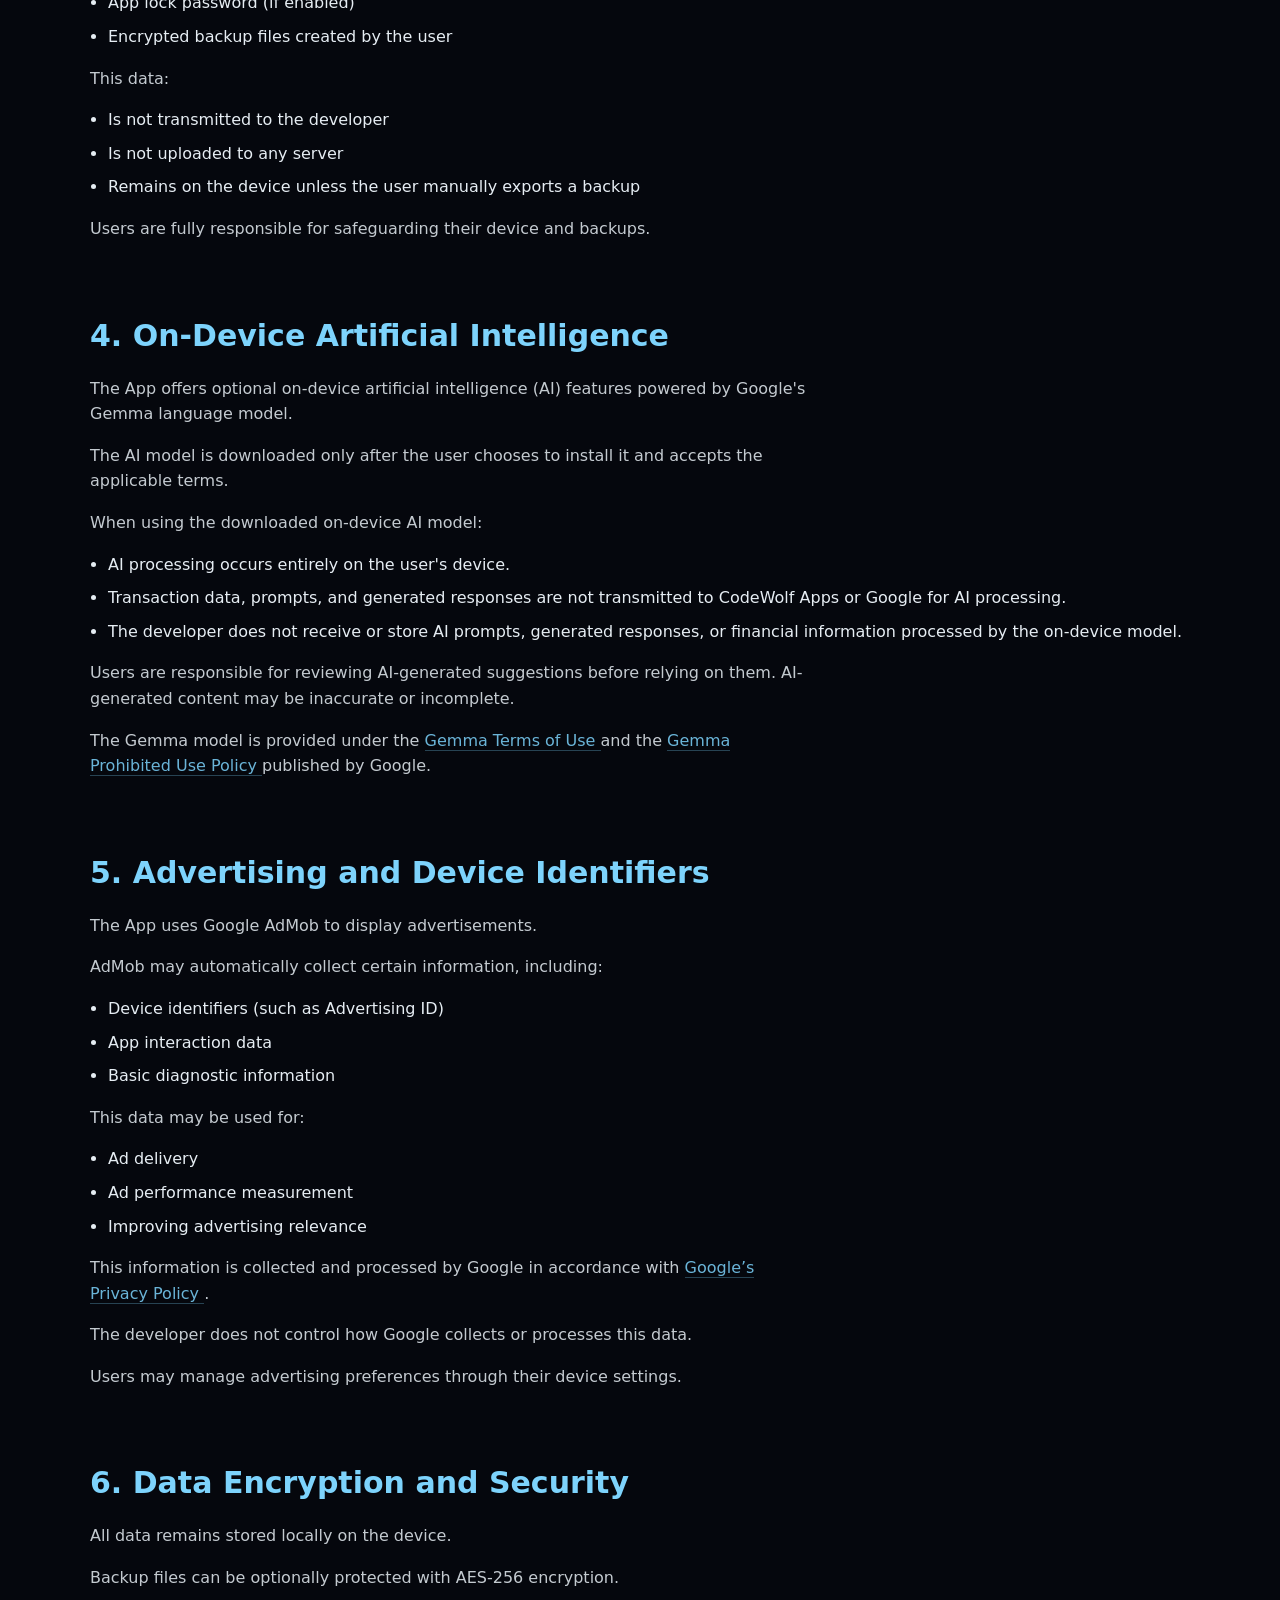
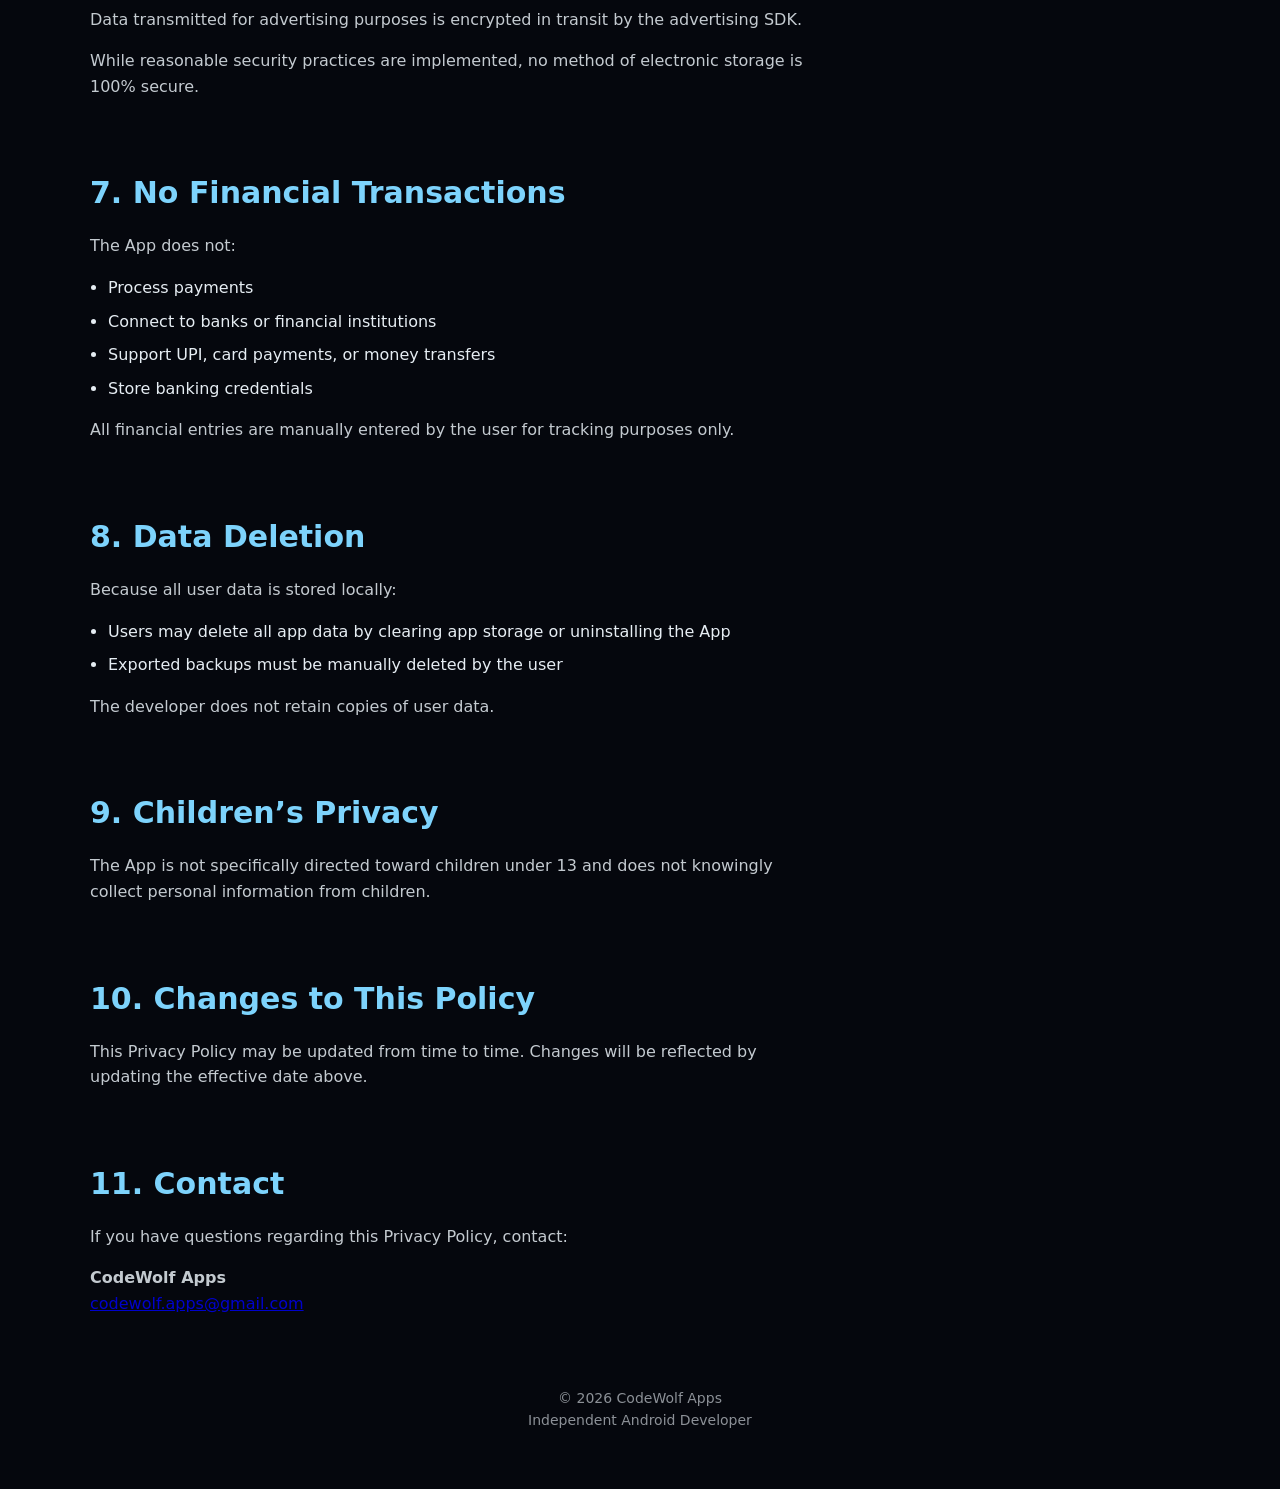
<file: expense-tracker/privacy-policy.html>
<!DOCTYPE html>
<html lang="en">

<head>

<meta charset="UTF-8">
<meta name="viewport" content="width=device-width, initial-scale=1.0">

<title>Privacy Policy | Expense Tracker</title>

<link rel="stylesheet" href="../styles.css">

</head>

<body>

<section class="hero">

<a href="../" style="text-decoration:none;color:inherit">
<img class="logo" src="../logo.png">
</a>

<h1>Privacy Policy</h1>

<p>Expense Tracker by CodeWolf</p>

</section>


<div class="container">

<section class="section fade">

<p><strong>Effective Date:</strong> 09 July 2026</p>

</section>


<section class="section fade">

<h2>1. Introduction</h2>

<p>
Expense Tracker by CodeWolf (“the App”) is a personal expense management
application designed for offline use. The App also offers optional
on-device artificial intelligence features powered by Google's Gemma language
model.
</p>

<p style="margin-top:10px">
This Privacy Policy explains how user information is handled when using the App.
</p>

<p style="margin-top:10px">
By using the App, you agree to the practices described in this policy.
</p>

</section>


<section class="section fade">

<h2>2. Data Collection Overview</h2>

<p>
The App is designed to function primarily offline.
</p>

<p style="margin-top:10px">
The developer does not collect, store, or transmit personal financial data
entered into the App.
</p>

<p style="margin-top:10px">
However, certain limited data may be automatically collected by third-party
services used within the App, as described below.
</p>

</section>


<section class="section fade">

<h2>3. Information Stored Locally on Your Device</h2>

<p>The following data is stored only on the user's device:</p>

<ul>
<li>Name entered during initial setup</li>
<li>Expense and income entries</li>
<li>Budgets and savings goals</li>
<li>Notes created within the App</li>
<li>App lock password (if enabled)</li>
<li>Encrypted backup files created by the user</li>
</ul>

<p style="margin-top:12px">
This data:
</p>

<ul>
<li>Is not transmitted to the developer</li>
<li>Is not uploaded to any server</li>
<li>Remains on the device unless the user manually exports a backup</li>
</ul>

<p style="margin-top:12px">
Users are fully responsible for safeguarding their device and backups.
</p>

</section>

<section class="section fade"> 

<h2>4. On-Device Artificial Intelligence</h2>

<p>
The App offers optional on-device artificial intelligence (AI) features powered
by Google's Gemma language model.
</p>

<p style="margin-top:10px">
The AI model is downloaded only after the user chooses to install it and accepts
the applicable terms.
</p>

<p style="margin-top:10px">
When using the downloaded on-device AI model:
</p>

<ul>
<li>AI processing occurs entirely on the user's device.</li>
<li>Transaction data, prompts, and generated responses are not transmitted to CodeWolf Apps or Google for AI processing.</li>
<li>The developer does not receive or store AI prompts, generated responses, or financial information processed by the on-device model.</li>
</ul>

<p style="margin-top:12px">
Users are responsible for reviewing AI-generated suggestions before relying on
them. AI-generated content may be inaccurate or incomplete.
</p>

<p style="margin-top:12px">
The Gemma model is provided under the
<a class="policy-link"
   href="https://ai.google.dev/gemma/terms"
   target="_blank"
   rel="noopener noreferrer">
    Gemma Terms of Use
</a>
and the
<a class="policy-link"
   href="https://ai.google.dev/gemma/prohibited_use_policy"
   target="_blank"
   rel="noopener noreferrer">
    Gemma Prohibited Use Policy
</a>
published by Google.
</p>

</section>

<section class="section fade">

<h2>5. Advertising and Device Identifiers</h2>

<p>
The App uses Google AdMob to display advertisements.
</p>

<p style="margin-top:10px">
AdMob may automatically collect certain information, including:
</p>

<ul>
<li>Device identifiers (such as Advertising ID)</li>
<li>App interaction data</li>
<li>Basic diagnostic information</li>
</ul>

<p style="margin-top:10px">
This data may be used for:
</p>

<ul>
<li>Ad delivery</li>
<li>Ad performance measurement</li>
<li>Improving advertising relevance</li>
</ul>

<p style="margin-top:12px">
This information is collected and processed by Google in accordance with
<a class="policy-link" href="https://policies.google.com/privacy" target="_blank">
Google’s Privacy Policy
</a>.
</p>

<p style="margin-top:10px">
The developer does not control how Google collects or processes this data.
</p>

<p style="margin-top:10px">
Users may manage advertising preferences through their device settings.
</p>

</section>


<section class="section fade">

<h2>6. Data Encryption and Security</h2>

<p>
All data remains stored locally on the device.
</p>

<p style="margin-top:10px">
Backup files can be optionally protected with AES-256 encryption.
</p>

<p style="margin-top:10px">
Data transmitted for advertising purposes is encrypted in transit by the
advertising SDK.
</p>

<p style="margin-top:10px">
While reasonable security practices are implemented,
no method of electronic storage is 100% secure.
</p>

</section>


<section class="section fade">

<h2>7. No Financial Transactions</h2>

<p>The App does not:</p>

<ul>
<li>Process payments</li>
<li>Connect to banks or financial institutions</li>
<li>Support UPI, card payments, or money transfers</li>
<li>Store banking credentials</li>
</ul>

<p style="margin-top:10px">
All financial entries are manually entered by the user
for tracking purposes only.
</p>

</section>


<section class="section fade">

<h2>8. Data Deletion</h2>

<p>
Because all user data is stored locally:
</p>

<ul>
<li>Users may delete all app data by clearing app storage or uninstalling the App</li>
<li>Exported backups must be manually deleted by the user</li>
</ul>

<p style="margin-top:10px">
The developer does not retain copies of user data.
</p>

</section>


<section class="section fade">

<h2>9. Children’s Privacy</h2>

<p>
The App is not specifically directed toward children under 13
and does not knowingly collect personal information from children.
</p>

</section>


<section class="section fade">

<h2>10. Changes to This Policy</h2>

<p>
This Privacy Policy may be updated from time to time.
Changes will be reflected by updating the effective date above.
</p>

</section>


<section class="section fade">

<h2>11. Contact</h2>

<p>If you have questions regarding this Privacy Policy, contact:</p>

<p style="margin-top:10px">

<strong>CodeWolf Apps</strong><br>
<a href="mailto:codewolf.apps@gmail.com">
codewolf.apps@gmail.com
</a>

</p>

</section>


<footer>

<div>© 2026 CodeWolf Apps</div>
<div>Independent Android Developer</div>

</footer>

</div>

<script src="../effects.js"></script>

</body>
</html>
</file>
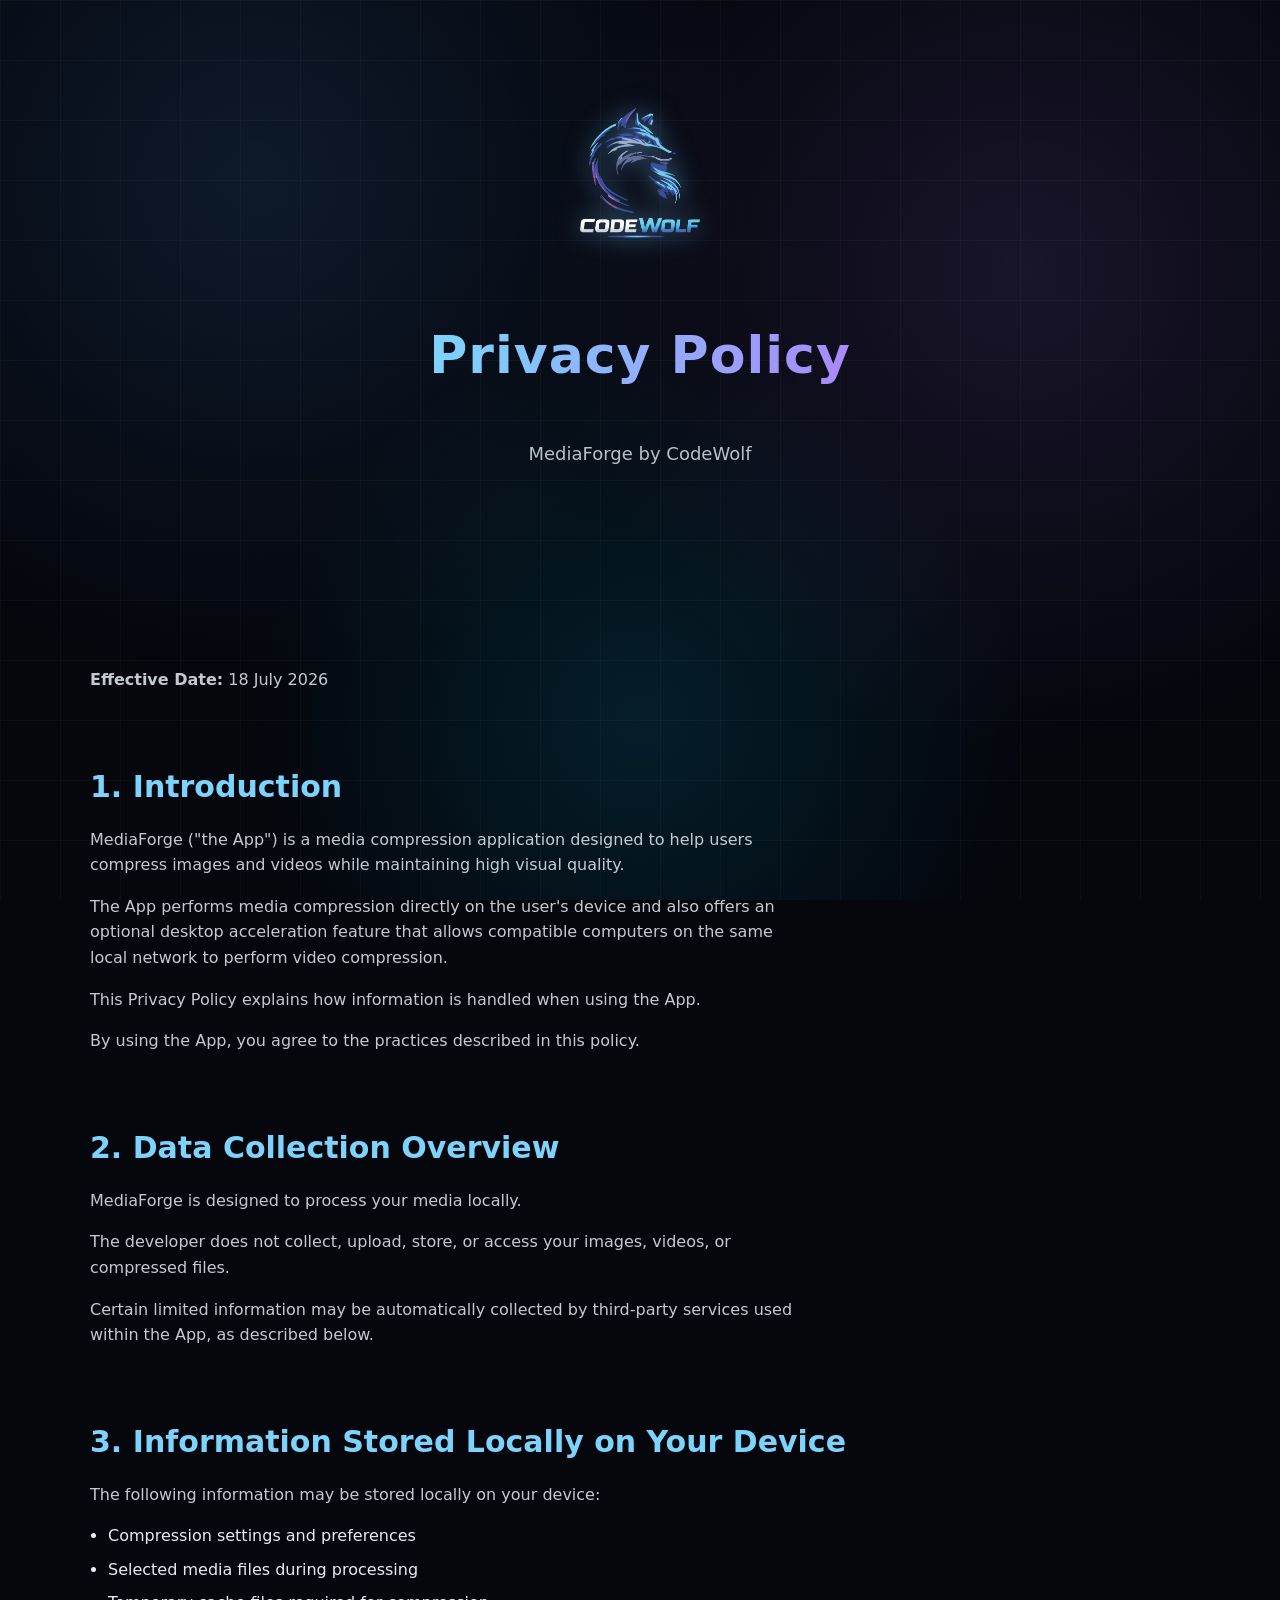
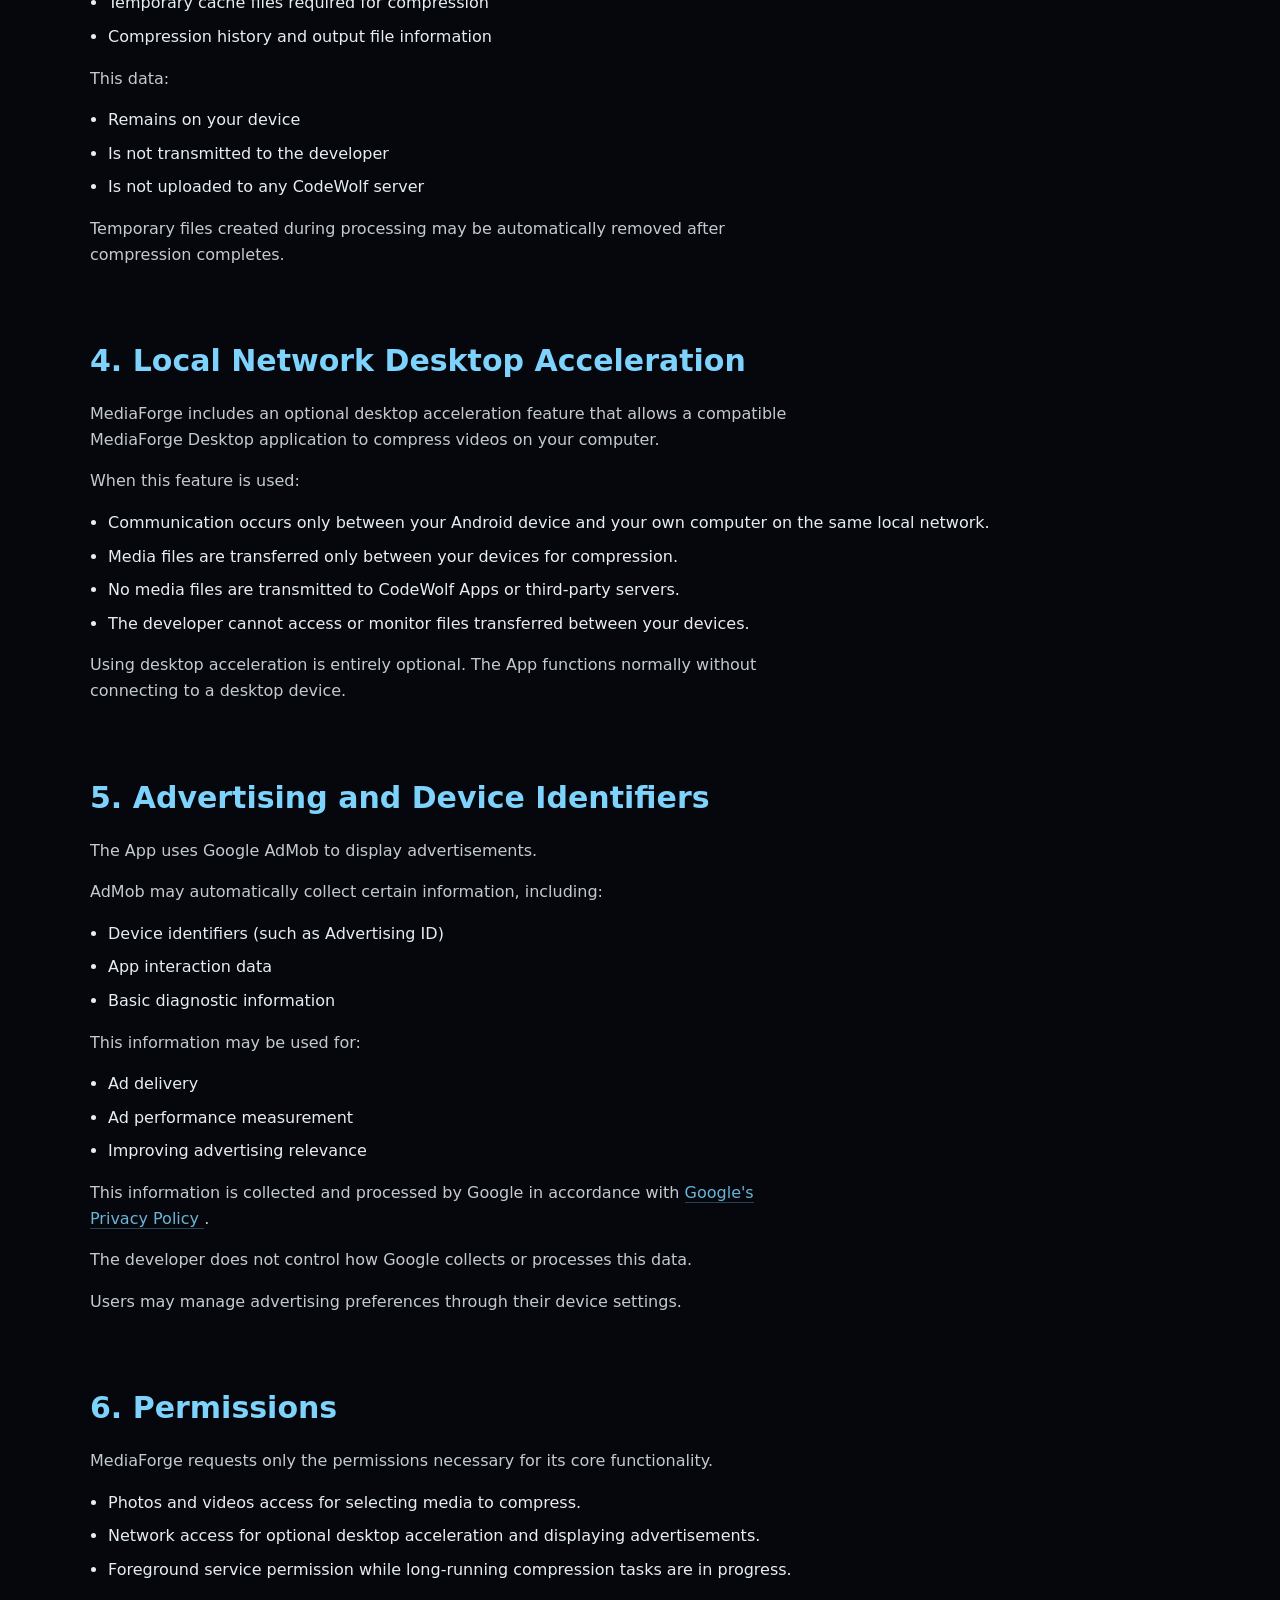
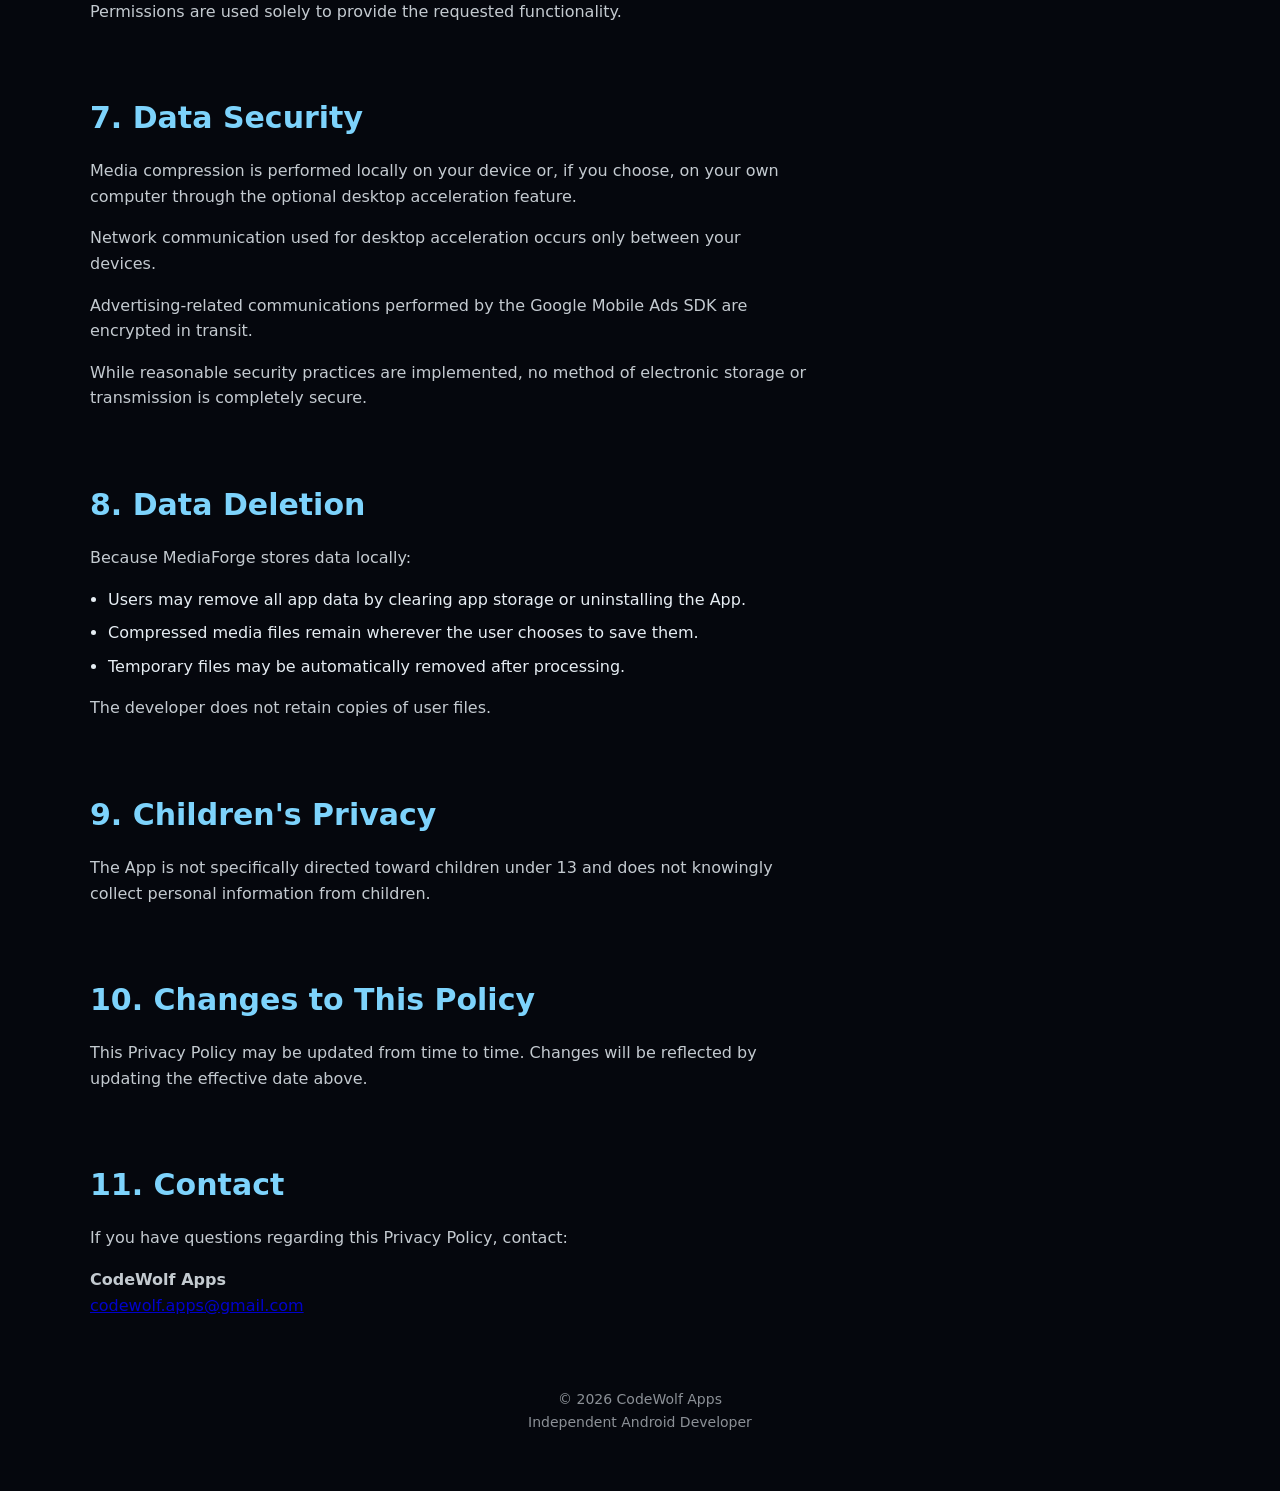
<file: media-forge/privacy-policy.html>
<!DOCTYPE html>
<html lang="en">

<head>

<meta charset="UTF-8">
<meta name="viewport" content="width=device-width, initial-scale=1.0">

<title>Privacy Policy | MediaForge</title>

<link rel="stylesheet" href="../styles.css">

</head>

<body>

<section class="hero">

<a href="../" style="text-decoration:none;color:inherit">
<img class="logo" src="../logo.png">
</a>

<h1>Privacy Policy</h1>

<p>MediaForge by CodeWolf</p>

</section>


<div class="container">

<section class="section fade">

<p><strong>Effective Date:</strong> 18 July 2026</p>

</section>


<section class="section fade">

<h2>1. Introduction</h2>

<p>
MediaForge ("the App") is a media compression application designed to help users
compress images and videos while maintaining high visual quality.
</p>

<p style="margin-top:10px">
The App performs media compression directly on the user's device and also offers
an optional desktop acceleration feature that allows compatible computers on the
same local network to perform video compression.
</p>

<p style="margin-top:10px">
This Privacy Policy explains how information is handled when using the App.
</p>

<p style="margin-top:10px">
By using the App, you agree to the practices described in this policy.
</p>

</section>


<section class="section fade">

<h2>2. Data Collection Overview</h2>

<p>
MediaForge is designed to process your media locally.
</p>

<p style="margin-top:10px">
The developer does not collect, upload, store, or access your images, videos,
or compressed files.
</p>

<p style="margin-top:10px">
Certain limited information may be automatically collected by third-party
services used within the App, as described below.
</p>

</section>


<section class="section fade">

<h2>3. Information Stored Locally on Your Device</h2>

<p>The following information may be stored locally on your device:</p>

<ul>
<li>Compression settings and preferences</li>
<li>Selected media files during processing</li>
<li>Temporary cache files required for compression</li>
<li>Compression history and output file information</li>
</ul>

<p style="margin-top:12px">
This data:
</p>

<ul>
<li>Remains on your device</li>
<li>Is not transmitted to the developer</li>
<li>Is not uploaded to any CodeWolf server</li>
</ul>

<p style="margin-top:12px">
Temporary files created during processing may be automatically removed after
compression completes.
</p>

</section>


<section class="section fade">

<h2>4. Local Network Desktop Acceleration</h2>

<p>
MediaForge includes an optional desktop acceleration feature that allows a
compatible MediaForge Desktop application to compress videos on your computer.
</p>

<p style="margin-top:10px">
When this feature is used:
</p>

<ul>
<li>Communication occurs only between your Android device and your own computer on the same local network.</li>
<li>Media files are transferred only between your devices for compression.</li>
<li>No media files are transmitted to CodeWolf Apps or third-party servers.</li>
<li>The developer cannot access or monitor files transferred between your devices.</li>
</ul>

<p style="margin-top:12px">
Using desktop acceleration is entirely optional. The App functions normally
without connecting to a desktop device.
</p>

</section>


<section class="section fade">

<h2>5. Advertising and Device Identifiers</h2>

<p>
The App uses Google AdMob to display advertisements.
</p>

<p style="margin-top:10px">
AdMob may automatically collect certain information, including:
</p>

<ul>
<li>Device identifiers (such as Advertising ID)</li>
<li>App interaction data</li>
<li>Basic diagnostic information</li>
</ul>

<p style="margin-top:10px">
This information may be used for:
</p>

<ul>
<li>Ad delivery</li>
<li>Ad performance measurement</li>
<li>Improving advertising relevance</li>
</ul>

<p style="margin-top:12px">
This information is collected and processed by Google in accordance with
<a class="policy-link"
href="https://policies.google.com/privacy"
target="_blank"
rel="noopener noreferrer">
Google's Privacy Policy
</a>.
</p>

<p style="margin-top:10px">
The developer does not control how Google collects or processes this data.
</p>

<p style="margin-top:10px">
Users may manage advertising preferences through their device settings.
</p>

</section>


<section class="section fade">

<h2>6. Permissions</h2>

<p>
MediaForge requests only the permissions necessary for its core functionality.
</p>

<ul>
<li>Photos and videos access for selecting media to compress.</li>
<li>Network access for optional desktop acceleration and displaying advertisements.</li>
<li>Foreground service permission while long-running compression tasks are in progress.</li>
</ul>

<p style="margin-top:10px">
Permissions are used solely to provide the requested functionality.
</p>

</section>


<section class="section fade">

<h2>7. Data Security</h2>

<p>
Media compression is performed locally on your device or, if you choose, on
your own computer through the optional desktop acceleration feature.
</p>

<p style="margin-top:10px">
Network communication used for desktop acceleration occurs only between your
devices.
</p>

<p style="margin-top:10px">
Advertising-related communications performed by the Google Mobile Ads SDK are
encrypted in transit.
</p>

<p style="margin-top:10px">
While reasonable security practices are implemented, no method of electronic
storage or transmission is completely secure.
</p>

</section>


<section class="section fade">

<h2>8. Data Deletion</h2>

<p>
Because MediaForge stores data locally:
</p>

<ul>
<li>Users may remove all app data by clearing app storage or uninstalling the App.</li>
<li>Compressed media files remain wherever the user chooses to save them.</li>
<li>Temporary files may be automatically removed after processing.</li>
</ul>

<p style="margin-top:10px">
The developer does not retain copies of user files.
</p>

</section>


<section class="section fade">

<h2>9. Children's Privacy</h2>

<p>
The App is not specifically directed toward children under 13 and does not
knowingly collect personal information from children.
</p>

</section>


<section class="section fade">

<h2>10. Changes to This Policy</h2>

<p>
This Privacy Policy may be updated from time to time.
Changes will be reflected by updating the effective date above.
</p>

</section>


<section class="section fade">

<h2>11. Contact</h2>

<p>If you have questions regarding this Privacy Policy, contact:</p>

<p style="margin-top:10px">

<strong>CodeWolf Apps</strong><br>
<a href="mailto:codewolf.apps@gmail.com">
codewolf.apps@gmail.com
</a>

</p>

</section>


<footer>

<div>© 2026 CodeWolf Apps</div>
<div>Independent Android Developer</div>

</footer>

</div>

<script src="../effects.js"></script>

</body>
</html>
</file>
<file: styles.css>
<style>

*{
margin:0;
padding:0;
box-sizing:border-box;
}

body{
font-family: system-ui,-apple-system,Segoe UI,Roboto,sans-serif;
background:#05070d;
color:#e6edf3;
line-height:1.6;
}

/* SUBTLE TECH BACKGROUND */

body::before{
content:"";
position:fixed;
inset:0;
background:
radial-gradient(circle at 20% 20%, rgba(80,160,255,0.12), transparent 40%),
radial-gradient(circle at 80% 30%, rgba(170,120,255,0.12), transparent 40%),
radial-gradient(circle at 50% 80%, rgba(0,200,255,0.12), transparent 40%);
z-index:-1;
}

body::after{
content:"";
position:fixed;
inset:0;

background-image:
linear-gradient(rgba(255,255,255,0.03) 1px, transparent 1px),
linear-gradient(90deg, rgba(255,255,255,0.03) 1px, transparent 1px);

background-size:60px 60px;

pointer-events:none;
z-index:-1;
}

/* CURSOR EFFECTS */

.cursor-glow{
position:fixed;
width:300px;
height:300px;
pointer-events:none;
transform:translate(-50%,-50%);
background:radial-gradient(circle, rgba(125,211,252,0.03), transparent 70%);
filter:blur(80px);
z-index:-1;
}

/* CONTAINER */

.container{
max-width:1100px;
margin:auto;
padding:50px 20px;
}

/* LINK STYLES */

.policy-link{

color:#7dd3fc;
text-decoration:none;
font-weight:500;

border-bottom:1px solid rgba(125,211,252,0.35);

transition:all .25s ease;

}

.policy-link:hover{

color:#a78bfa;

border-bottom-color:#a78bfa;

}

/* LOGO */

.logo{
animation:logoIntro 1.2s ease;
}

@keyframes logoIntro{
0%{
opacity:0;
transform:scale(.7) translateY(40px);
filter:blur(6px);
}
100%{
opacity:1;
transform:scale(1);
filter:blur(0);
}
}

/* PLAY BADGE */

.play-badge{

height:56px;

margin-top:18px;

transition:transform .25s ease;

}

.play-badge:hover{

transform:scale(1.05);

}

/* WINDOWS DOWNLOAD BADGE */

.windows-badge{

height:42px;
display:inline-flex;
align-items:center;
gap:10px;

background:#0078D4; /* official Windows blue */

color:white;

padding:10px 18px;

border-radius:10px;

text-decoration:none;

font-weight:600;

transition:.25s;

}

.windows-badge img{

height:18px;

}

.windows-badge:hover{

background:#106ebe;

transform:translateY(-2px);

}

/* HERO */

.hero{
text-align:center;
padding:100px 20px 60px 20px;
}

.hero img{
width:120px;
margin-bottom:25px;
filter:drop-shadow(0 0 12px rgba(120,200,255,0.6));
}

.hero h1{
font-size:52px;
letter-spacing:1px;

background:linear-gradient(
90deg,
#e6edf3,
#7dd3fc,
#a78bfa,
#e6edf3
);

-webkit-background-clip:text;
-webkit-text-fill-color:transparent;
}

.hero p{
margin-top:14px;
opacity:.8;
font-size:18px;
}

/* SECTION */

.section{
margin-top:70px;
}

.section h2{
font-size:30px;
margin-bottom:12px;
color:#7dd3fc;
}

.section p{
opacity:.85;
max-width:720px;
}

.fade{
opacity:0;
transform:translateY(30px);
transition:all .9s ease;
}

.fade.visible{
opacity:1;
transform:translateY(0);
}

/* LIST */

ul{
margin-top:15px;
padding-left:18px;
}

li{
margin:8px 0;
}

/* APP GRID */

.apps{
display:grid;
grid-template-columns:repeat(auto-fit,minmax(300px,1fr));
gap:30px;
margin-top:35px;
}

/* CARD */

.card{

display:flex;
flex-direction:column;

background:linear-gradient(
145deg,
rgba(30,41,59,0.8),
rgba(15,23,42,0.9)
);

border:1px solid rgba(120,200,255,0.15);

backdrop-filter:blur(8px);

padding:28px;

border-radius:16px;

transition:.35s;

box-shadow:
0 8px 30px rgba(0,0,0,0.6),
inset 0 1px 0 rgba(255,255,255,0.05);
}

.card:hover{
transform:translateY(-6px);
border-color:#7dd3fc;
box-shadow:
0 15px 40px rgba(0,0,0,0.8),
0 0 20px rgba(125,211,252,0.25);
}

.card h3{
margin-bottom:10px;
font-size:22px;
}

/* APP ICON */

.app-icon{
width:70px;
height:70px;
border-radius:16px;
margin-bottom:14px;

box-shadow:
0 8px 25px rgba(0,0,0,0.6),
0 0 20px rgba(125,211,252,0.35);
}

/* BUTTON GROUP */

.buttons{
display:flex;
gap:14px;
align-items:center;
margin-top:18px;
flex-wrap:wrap;
}

/* BUTTON */

.button{

display:inline-block;

margin-top:18px;

padding:11px 22px;

border-radius:10px;

background:linear-gradient(
135deg,
#38bdf8,
#60a5fa,
#a78bfa
);

color:#020617;

font-weight:600;

text-decoration:none;

transition:.3s;

box-shadow:0 0 14px rgba(125,211,252,0.4);
}

.button:hover{
transform:translateY(-2px);
box-shadow:0 0 22px rgba(125,211,252,0.7);
}

/* SECONDARY BUTTON */

.button.secondary{

background:transparent;

color:#7dd3fc;

border:1px solid rgba(125,211,252,0.4);

box-shadow:none;

}

.button.secondary:hover{

background:rgba(125,211,252,0.08);

box-shadow:0 0 14px rgba(125,211,252,0.25);

transform:translateY(-2px);

}

.card .buttons{
margin-top:auto;
padding-top:20px;
}

/* CONTACT */

.contact{

margin-top:80px;

padding:35px;

border-radius:16px;

background:linear-gradient(
145deg,
rgba(30,41,59,0.8),
rgba(15,23,42,0.9)
);

border:1px solid rgba(120,200,255,0.15);
}

.contact a{
color:#7dd3fc;
text-decoration:none;
}

/* FOOTER */

footer{
text-align:center;
margin-top:70px;
opacity:.6;
font-size:14px;
line-height:1.6;
}

</style>
</file>
